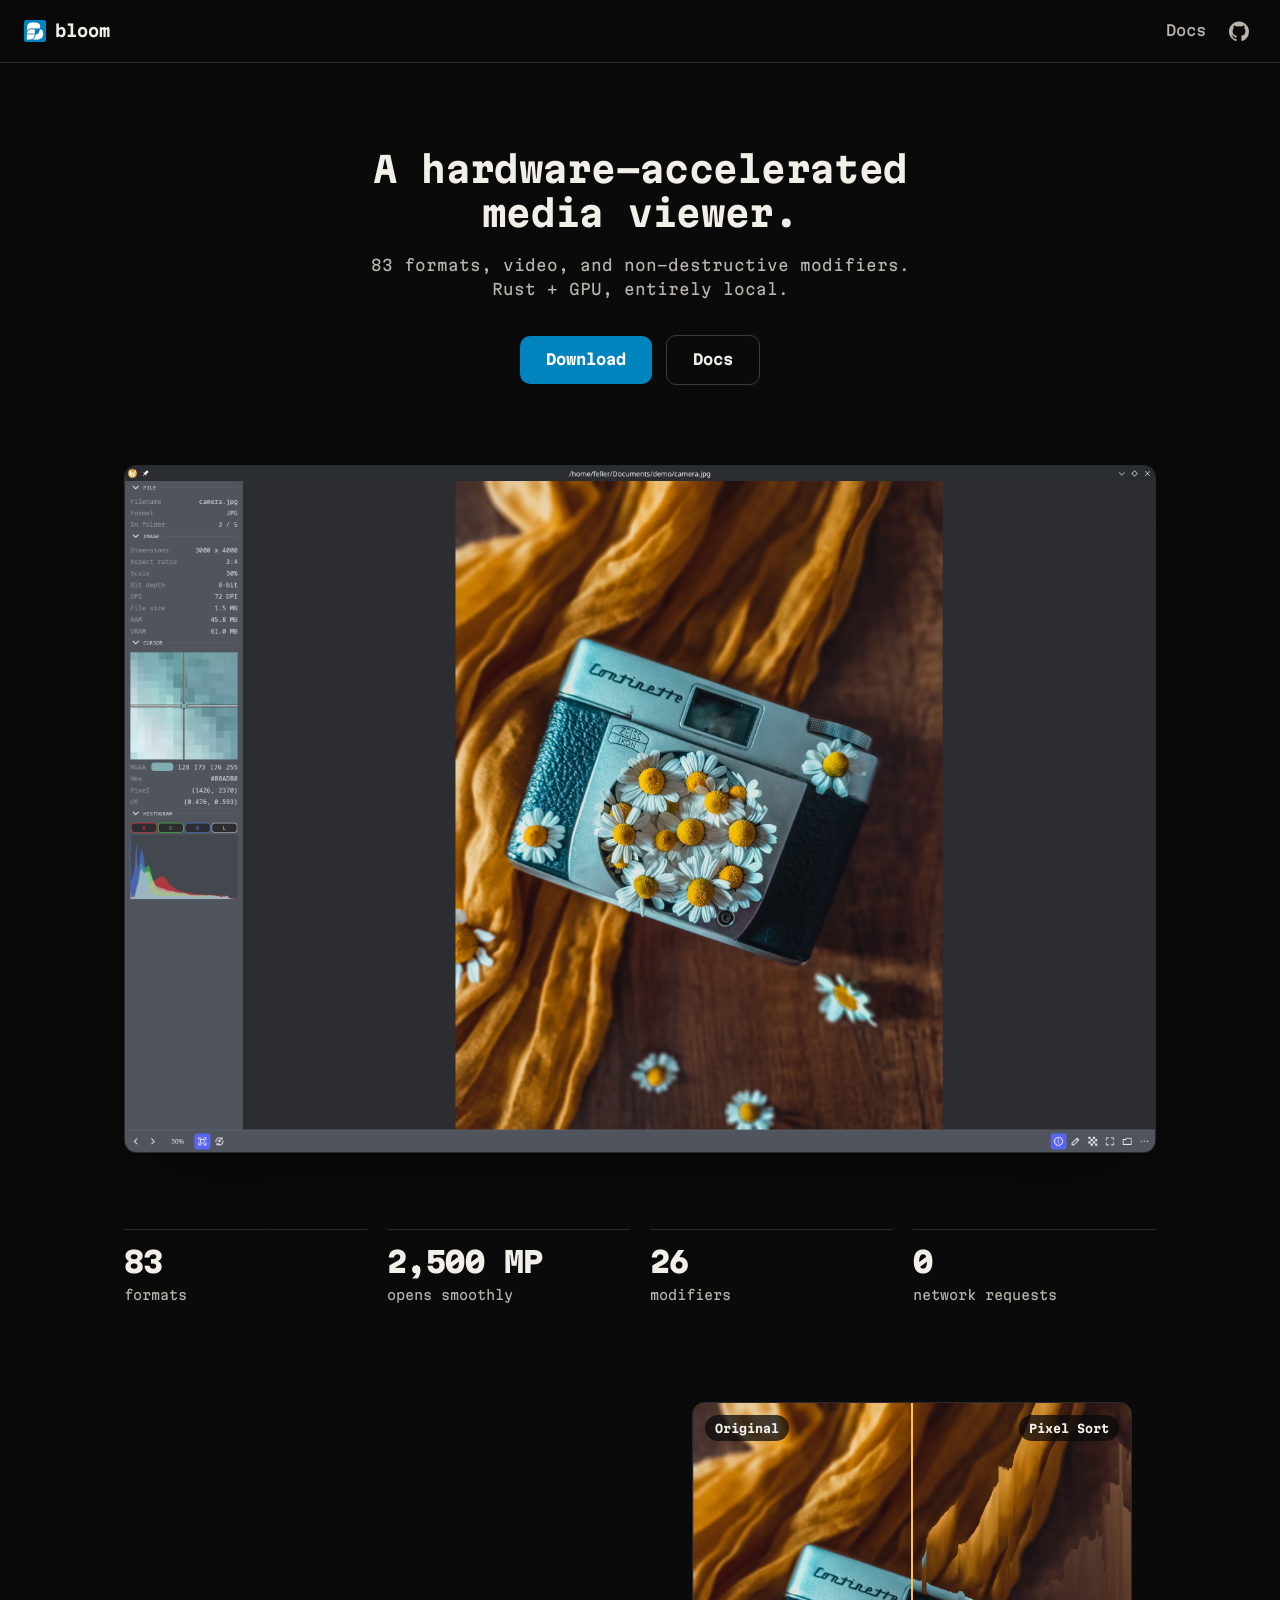
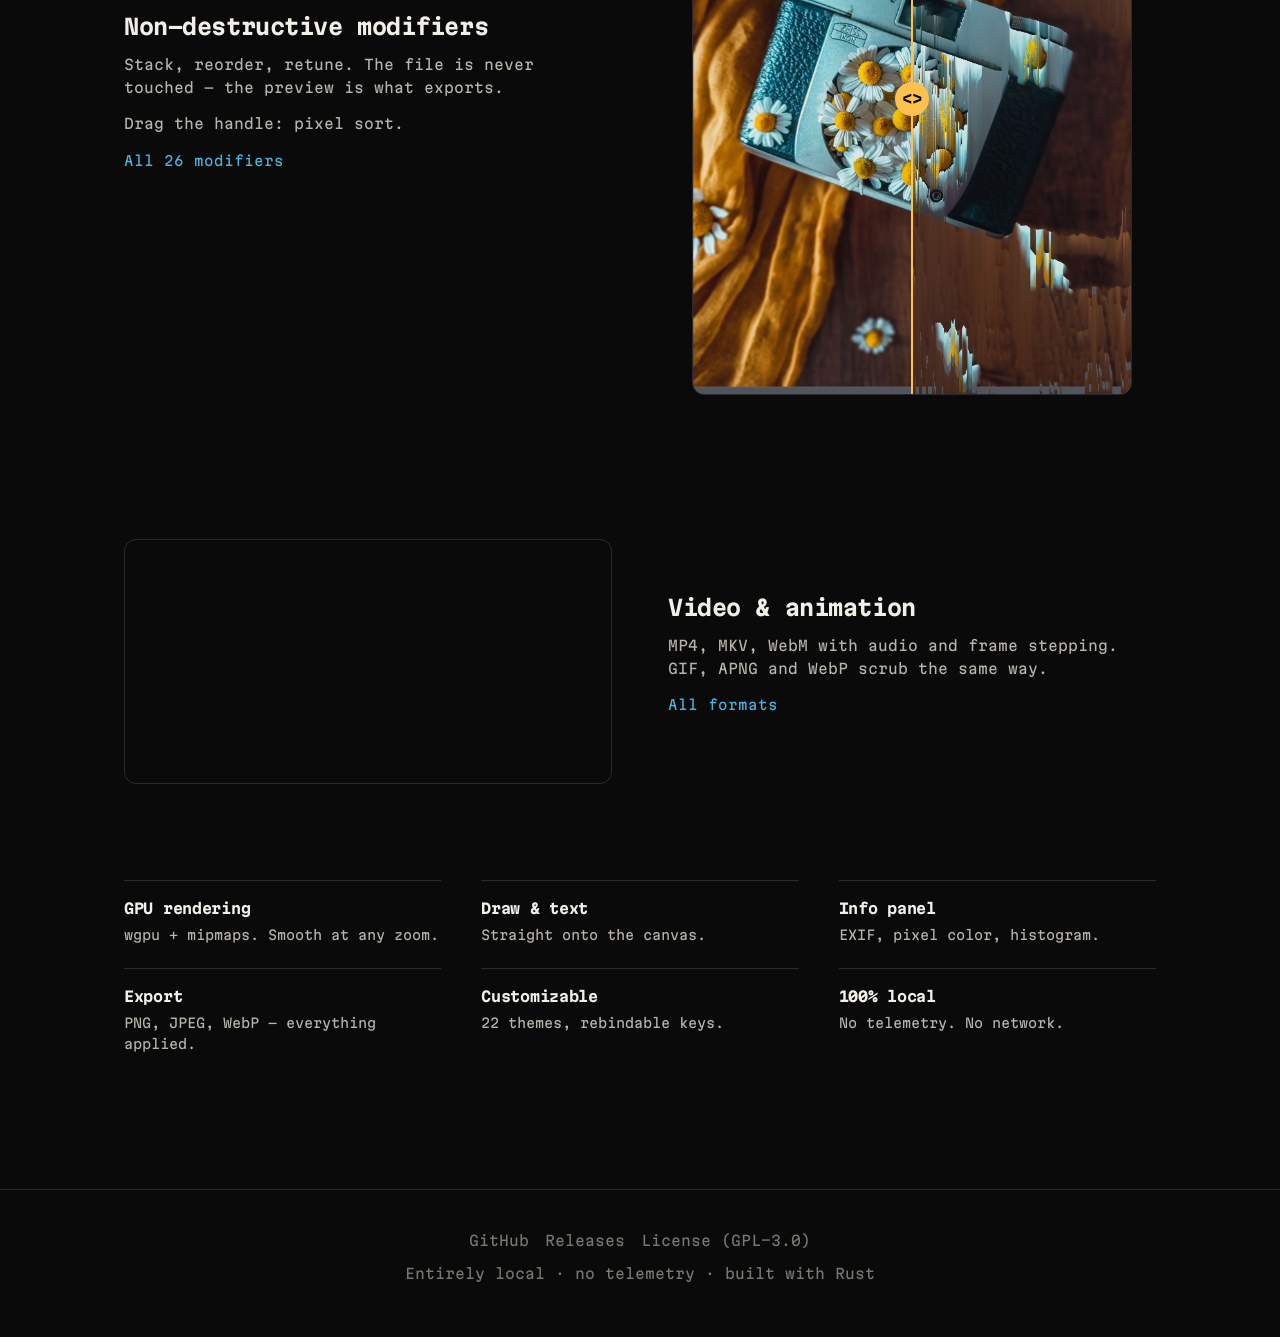
<file: docs/index.html>
<!DOCTYPE html>
<html lang="en">
<head>
<meta charset="UTF-8">
<meta name="viewport" content="width=device-width, initial-scale=1.0">
<title>bloom</title>
<meta name="description" content="bloom is a hardware-accelerated media viewer built with Rust. GPU rendering, 80+ formats, video, animation, draw and text tools, and non-destructive modifiers. Windows, macOS, Linux.">
<link rel="icon" type="image/png" href="img/bloom32.png">
<link rel="preconnect" href="https://fonts.googleapis.com">
<link rel="preconnect" href="https://fonts.gstatic.com" crossorigin>
<link href="https://fonts.googleapis.com/css2?family=Martian+Mono:wght@400;700;800&display=swap" rel="stylesheet">
<link rel="stylesheet" href="style.css">
<meta property="og:title" content="bloom: hardware-accelerated media viewer">
<meta property="og:description" content="GPU-rendered media viewer built with Rust.">
<meta property="og:image" content="demo/camera.png">
<meta property="og:type" content="website">
</head>
<body>

<nav class="nav">
  <a class="brand" href="index.html"><img src="img/bloom32.png" alt="">bloom</a>
  <span class="links">
    <a href="guide/index.html">Docs</a>
    <a class="iconlink" href="https://github.com/nnmarcoo/bloom" aria-label="GitHub"><svg viewBox="0 0 24 24" aria-hidden="true"><path d="M12 .5C5.37.5 0 5.87 0 12.5c0 5.3 3.44 9.8 8.21 11.39.6.11.82-.26.82-.58 0-.29-.01-1.04-.02-2.05-3.34.73-4.04-1.61-4.04-1.61-.55-1.39-1.34-1.76-1.34-1.76-1.09-.75.08-.73.08-.73 1.2.08 1.84 1.24 1.84 1.24 1.07 1.83 2.81 1.3 3.5.99.11-.78.42-1.3.76-1.6-2.67-.3-5.47-1.33-5.47-5.93 0-1.31.47-2.38 1.24-3.22-.12-.3-.54-1.52.12-3.18 0 0 1.01-.32 3.3 1.23a11.5 11.5 0 0 1 6 0c2.29-1.55 3.3-1.23 3.3-1.23.66 1.66.24 2.88.12 3.18.77.84 1.24 1.91 1.24 3.22 0 4.61-2.81 5.62-5.49 5.92.43.37.81 1.1.81 2.22 0 1.6-.01 2.9-.01 3.29 0 .32.22.7.82.58A12 12 0 0 0 24 12.5C24 5.87 18.63.5 12 .5Z"/></svg></a>
  </span>
</nav>

<div class="page">
  <header class="hero">
    <h1>A hardware-accelerated media&nbsp;viewer.</h1>
    <p class="tag">83 formats, video, and non-destructive modifiers. Rust&nbsp;+&nbsp;GPU, entirely local.</p>
    <div class="cta">
      <span class="download">
        <a class="btn btn-primary dl-main" href="https://github.com/nnmarcoo/bloom/releases">Download</a>
        <button class="dl-caret" aria-label="Other platforms" hidden></button>
        <div class="dl-menu" hidden></div>
      </span>
      <a class="btn btn-ghost" href="guide/index.html">Docs</a>
    </div>
  </header>

  <figure class="shot">
    <img src="demo/camera.png" alt="bloom viewing a photo, with the info panel showing EXIF data, pixel color, and a histogram">
  </figure>

  <section class="stats">
    <div class="stat"><a href="guide/formats.html"><span class="n">83</span><span class="l">formats</span></a></div>
    <div class="stat"><span class="n">2,500&nbsp;MP</span><span class="l">opens smoothly</span></div>
    <div class="stat"><a href="guide/modifiers.html"><span class="n">26</span><span class="l">modifiers</span></a></div>
    <div class="stat"><span class="n">0</span><span class="l">network requests</span></div>
  </section>

  <section class="section">
    <div class="copy">
      <h2>Non-destructive modifiers</h2>
      <p>Stack, reorder, retune. The file is never touched &mdash; the preview is what exports.</p>
      <p>Drag the handle: pixel sort.</p>
      <p class="more"><a href="guide/modifiers.html">All 26 modifiers</a></p>
    </div>
    <div class="compare">
      <img src="demo/sort-before.jpg" alt="Original photo of daisies on a vintage camera">
      <img class="over" src="demo/sort-after.jpg" alt="The same photo with bloom's pixel sort modifier applied" style="clip-path: inset(0 0 0 50%)">
      <div class="divider"><span class="knob">&lt;&gt;</span></div>
      <span class="tag-chip before">Original</span>
      <span class="tag-chip after">Pixel Sort</span>
      <input type="range" min="0" max="100" step="0.1" value="50" aria-label="Compare original and pixel-sorted image">
    </div>
  </section>

  <section class="section">
    <video src="demo/bird.mp4" autoplay loop muted playsinline></video>
    <div class="copy">
      <h2>Video &amp; animation</h2>
      <p>MP4, MKV, WebM with audio and frame stepping. GIF, APNG and WebP scrub the same way.</p>
      <p class="more"><a href="guide/formats.html">All formats</a></p>
    </div>
  </section>

  <section class="grid">
    <div class="cell"><h3>GPU rendering</h3><p>wgpu + mipmaps. Smooth at any zoom.</p></div>
    <div class="cell"><h3>Draw &amp; text</h3><p>Straight onto the canvas.</p></div>
    <div class="cell"><h3>Info panel</h3><p>EXIF, pixel color, histogram.</p></div>
    <div class="cell"><h3>Export</h3><p>PNG, JPEG, WebP &mdash; everything applied.</p></div>
    <div class="cell"><h3>Customizable</h3><p>22 themes, rebindable keys.</p></div>
    <div class="cell"><h3>100% local</h3><p>No telemetry. No network.</p></div>
  </section>
</div>

<footer>
  <div class="flinks">
    <a href="https://github.com/nnmarcoo/bloom">GitHub</a>
    <a href="https://github.com/nnmarcoo/bloom/releases">Releases</a>
    <a href="https://github.com/nnmarcoo/bloom/blob/main/LICENSE">License (GPL-3.0)</a>
  </div>
  <div>Entirely local &middot; no telemetry &middot; built with Rust</div>
</footer>

<script>
  /* before/after compare slider */
  const cmp = document.querySelector('.compare');
  const over = cmp.querySelector('.over');
  const divider = cmp.querySelector('.divider');
  cmp.querySelector('input[type="range"]').addEventListener('input', e => {
    const pct = e.target.value;
    over.style.clipPath = 'inset(0 0 0 ' + pct + '%)';
    divider.style.left = pct + '%';
  });

  /* smart download: resolves the latest release's assets per platform.
     matches by file extension so it survives asset renames, and falls
     back to the releases page until a non-prerelease exists. */
  const REPO = 'nnmarcoo/bloom';

  const PLATFORMS = [
    { label: 'Windows', rank: n => n.endsWith('.msi') ? 3 : n.endsWith('.exe') ? 2 : -1 },
    { label: 'macOS (Apple Silicon)', rank: n => n.endsWith('.dmg') ? 3 : n.endsWith('.pkg') ? 2 : n.endsWith('.app.tar.gz') ? 1 : -1 },
    { label: 'Linux', rank: n => n.endsWith('.appimage') ? 3 : n.endsWith('.deb') ? 2 : n.endsWith('.rpm') ? 1
                  : (n.endsWith('.tar.gz') && !n.endsWith('.app.tar.gz')) ? 0.5 : -1 },
  ];

  function bestAsset(assets, p) {
    let best = null, score = -1;
    for (const a of assets) {
      const n = a.name.toLowerCase();
      const r = p.rank(n);
      if (r < 0) continue;
      const full = !/minimal|heif/.test(n) ? 0.3 : 0;
      if (r + full > score) { score = r + full; best = a; }
    }
    return best;
  }

  function fmtSize(b) { return (b / 1048576).toFixed(1) + ' MB'; }

  fetch('https://api.github.com/repos/' + REPO + '/releases/latest', {
    headers: { Accept: 'application/vnd.github+json' }
  })
    .then(r => r.ok ? r.json() : Promise.reject(r.status))
    .then(rel => {
      const assets = rel.assets || [];
      const items = [];
      for (const p of PLATFORMS) {
        const a = bestAsset(assets, p);
        if (a) items.push({ label: 'Download for ' + p.label, url: a.browser_download_url, size: a.size });
      }
      if (!items.length) return;

      const main = document.querySelector('.dl-main');
      const caret = document.querySelector('.dl-caret');
      const menu = document.querySelector('.dl-menu');
      main.href = rel.html_url;

      menu.innerHTML = '';
      items.forEach(it => {
        const a = document.createElement('a');
        a.href = it.url;
        a.className = 'dl-item';
        a.innerHTML = '<span>' + it.label + '</span><span class="dl-size">' + fmtSize(it.size) + '</span>';
        menu.appendChild(a);
      });
      const all = document.createElement('a');
      all.href = rel.html_url;
      all.className = 'dl-item dl-all';
      all.textContent = 'All builds & checksums';
      menu.appendChild(all);

      caret.hidden = false;
      caret.addEventListener('click', e => { e.stopPropagation(); menu.hidden = !menu.hidden; });
      document.addEventListener('click', () => { menu.hidden = true; });
      menu.addEventListener('click', e => e.stopPropagation());
    })
    .catch(() => {});
</script>

</body>
</html>
</file>
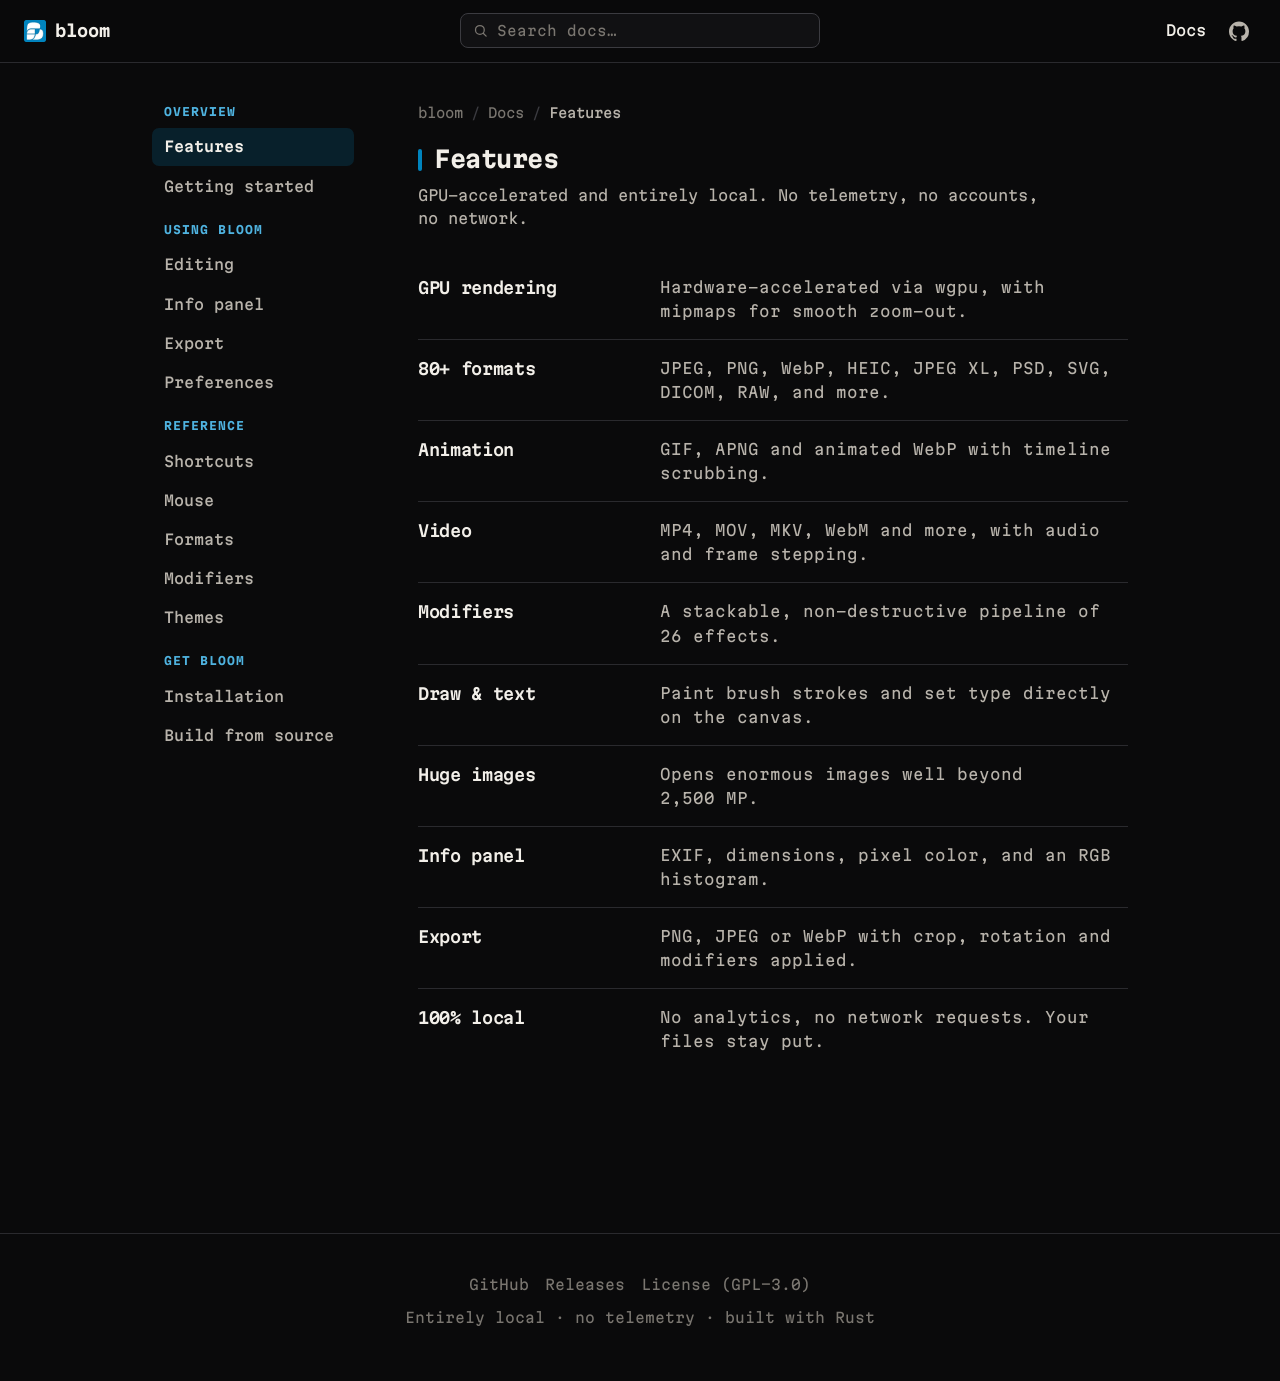
<file: docs/guide/index.html>
<!DOCTYPE html>
<html lang="en">
<head>
<meta charset="UTF-8">
<meta name="viewport" content="width=device-width, initial-scale=1.0">
<title>bloom / features</title>
<meta name="description" content="bloom features: GPU rendering, 80+ formats, video, animation, draw and text tools, and non-destructive modifiers.">
<link rel="icon" type="image/png" href="../img/bloom32.png">
<link rel="preconnect" href="https://fonts.googleapis.com">
<link rel="preconnect" href="https://fonts.gstatic.com" crossorigin>
<link href="https://fonts.googleapis.com/css2?family=Martian+Mono:wght@400;700;800&display=swap" rel="stylesheet">
<link rel="stylesheet" href="../style.css">
</head>
<body>

<nav class="nav">
  <a class="brand" href="../index.html"><img src="../img/bloom32.png" alt="">bloom</a>
  <form class="guide-search" role="search" autocomplete="off">
    <input type="search" class="guide-search-input" placeholder="Search docs…" aria-label="Search documentation">
    <div class="guide-search-results" hidden></div>
  </form>
  <span class="links">
    <a href="index.html" class="active">Docs</a>
    <a class="iconlink" href="https://github.com/nnmarcoo/bloom" aria-label="GitHub"><svg viewBox="0 0 24 24" aria-hidden="true"><path d="M12 .5C5.37.5 0 5.87 0 12.5c0 5.3 3.44 9.8 8.21 11.39.6.11.82-.26.82-.58 0-.29-.01-1.04-.02-2.05-3.34.73-4.04-1.61-4.04-1.61-.55-1.39-1.34-1.76-1.34-1.76-1.09-.75.08-.73.08-.73 1.2.08 1.84 1.24 1.84 1.24 1.07 1.83 2.81 1.3 3.5.99.11-.78.42-1.3.76-1.6-2.67-.3-5.47-1.33-5.47-5.93 0-1.31.47-2.38 1.24-3.22-.12-.3-.54-1.52.12-3.18 0 0 1.01-.32 3.3 1.23a11.5 11.5 0 0 1 6 0c2.29-1.55 3.3-1.23 3.3-1.23.66 1.66.24 2.88.12 3.18.77.84 1.24 1.91 1.24 3.22 0 4.61-2.81 5.62-5.49 5.92.43.37.81 1.1.81 2.22 0 1.6-.01 2.9-.01 3.29 0 .32.22.7.82.58A12 12 0 0 0 24 12.5C24 5.87 18.63.5 12 .5Z"/></svg></a>
  </span>
</nav>

<div class="docwrap">
  <aside class="sidebar">
    <span class="navlabel">Overview</span>
    <a href="index.html" class="active">Features</a>
    <a href="getting-started.html">Getting started</a>
    <span class="navlabel">Using bloom</span>
    <a href="editing.html">Editing</a>
    <a href="info-panel.html">Info panel</a>
    <a href="export.html">Export</a>
    <a href="preferences.html">Preferences</a>
    <span class="navlabel">Reference</span>
    <a href="shortcuts.html">Shortcuts</a>
    <a href="mouse.html">Mouse</a>
    <a href="formats.html">Formats</a>
    <a href="modifiers.html">Modifiers</a>
    <a href="themes.html">Themes</a>
    <span class="navlabel">Get bloom</span>
    <a href="install.html">Installation</a>
    <a href="build.html">Build from source</a>
  </aside>

  <div class="content">
    <nav class="crumbs" aria-label="Breadcrumb">
      <a href="../index.html">bloom</a>
      <span class="sep">/</span>
      <a href="index.html">Docs</a>
      <span class="sep">/</span>
      <span class="here">Features</span>
    </nav>
    <section class="docsection" id="features">
      <h2>Features</h2>
      <p class="lead">GPU-accelerated and entirely local. No telemetry, no accounts, no network.</p>
      <div class="features">
        <div class="feature"><h3>GPU rendering</h3><p>Hardware-accelerated via wgpu, with mipmaps for smooth zoom-out.</p></div>
        <div class="feature"><h3>80+ formats</h3><p>JPEG, PNG, WebP, HEIC, JPEG&nbsp;XL, PSD, SVG, DICOM, RAW, and more.</p></div>
        <div class="feature"><h3>Animation</h3><p>GIF, APNG and animated WebP with timeline scrubbing.</p></div>
        <div class="feature"><h3>Video</h3><p>MP4, MOV, MKV, WebM and more, with audio and frame stepping.</p></div>
        <div class="feature"><h3>Modifiers</h3><p>A stackable, non-destructive pipeline of 26 effects.</p></div>
        <div class="feature"><h3>Draw &amp; text</h3><p>Paint brush strokes and set type directly on the canvas.</p></div>
        <div class="feature"><h3>Huge images</h3><p>Opens enormous images well beyond 2,500&nbsp;MP.</p></div>
        <div class="feature"><h3>Info panel</h3><p>EXIF, dimensions, pixel color, and an RGB histogram.</p></div>
        <div class="feature"><h3>Export</h3><p>PNG, JPEG or WebP with crop, rotation and modifiers applied.</p></div>
        <div class="feature"><h3>100% local</h3><p>No analytics, no network requests. Your files stay put.</p></div>
      </div>
    </section>
  </div>
</div>

<footer>
  <div class="flinks">
    <a href="https://github.com/nnmarcoo/bloom">GitHub</a>
    <a href="https://github.com/nnmarcoo/bloom/releases">Releases</a>
    <a href="https://github.com/nnmarcoo/bloom/blob/main/LICENSE">License (GPL-3.0)</a>
  </div>
  <div>Entirely local &middot; no telemetry &middot; built with Rust</div>
</footer>

<script src="guide.js"></script>

</body>
</html>
</file>
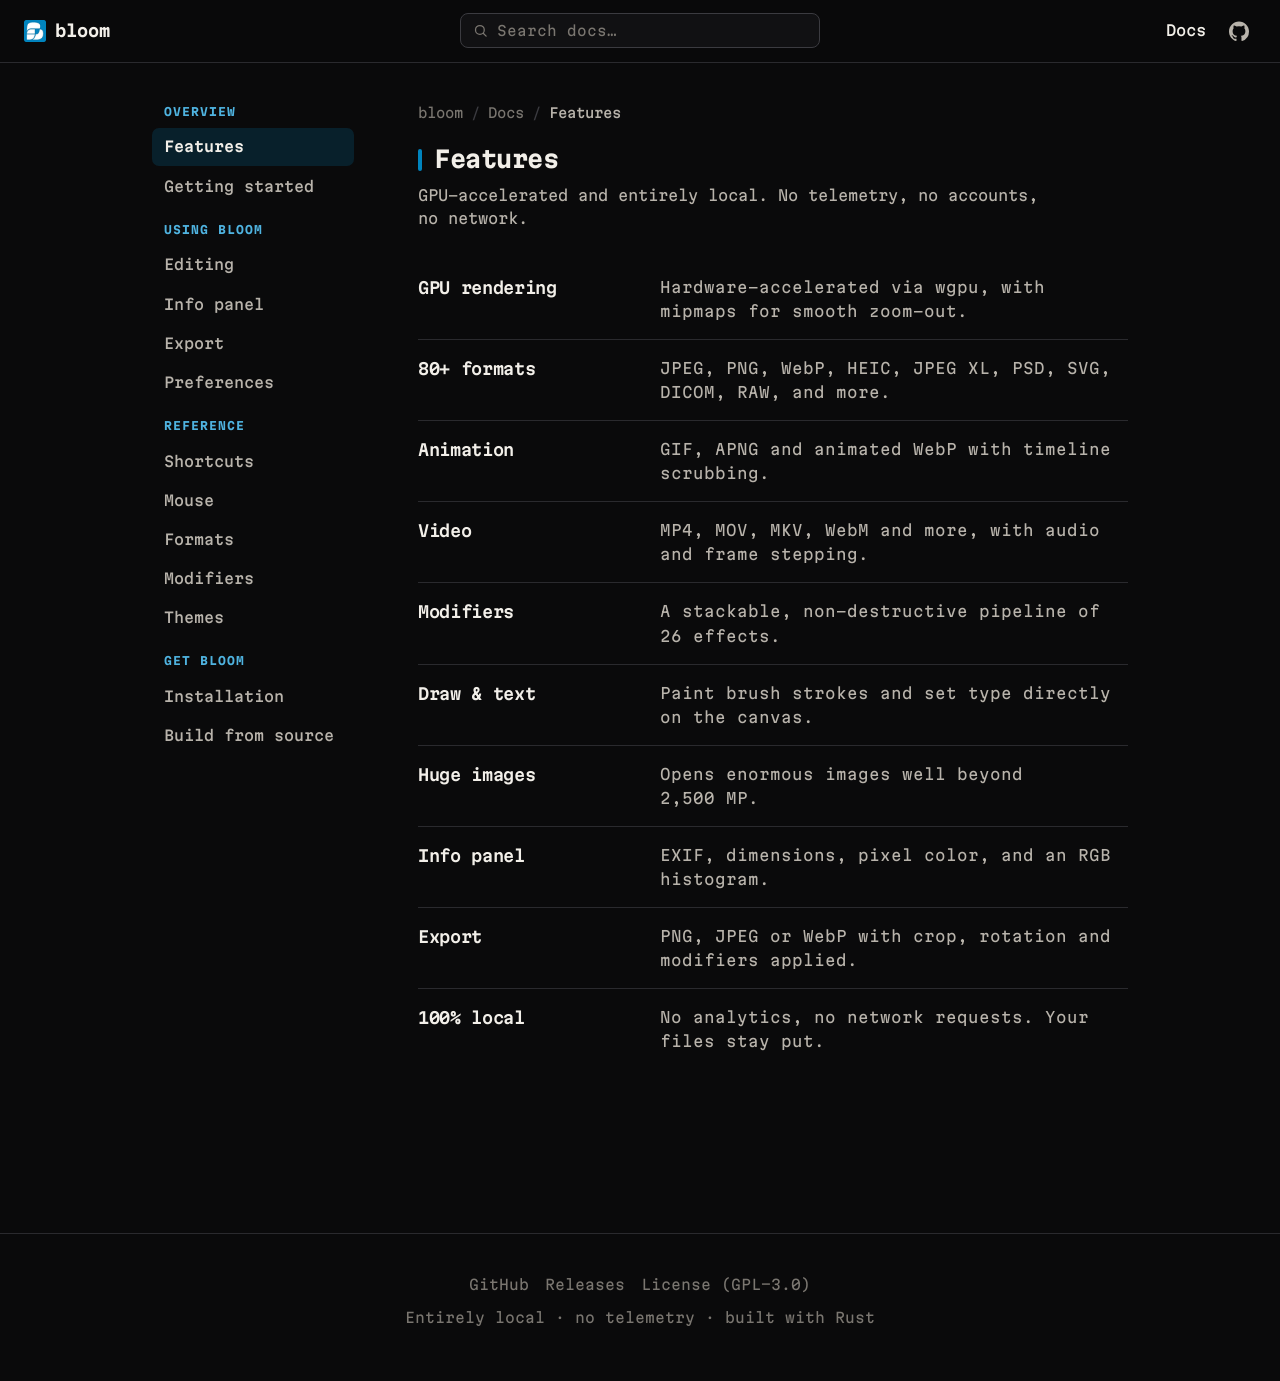
<file: docs/docs.html>
<!DOCTYPE html>
<html lang="en">
<head>
<meta charset="UTF-8">
<meta http-equiv="refresh" content="0; url=guide/index.html">
<link rel="canonical" href="guide/index.html">
<title>bloom / docs</title>
<script>
  /* the single docs page was split into per-topic pages under guide/.
     map the old in-page anchors to their new homes. */
  var map = {
    features: 'index.html', shortcuts: 'shortcuts.html', mouse: 'mouse.html',
    formats: 'formats.html', modifiers: 'modifiers.html', themes: 'themes.html',
    install: 'install.html', build: 'build.html'
  };
  var target = map[location.hash.slice(1)] || 'index.html';
  location.replace('guide/' + target);
</script>
</head>
<body>
<p>The docs have moved. <a href="guide/index.html">Continue to the documentation</a>.</p>
</body>
</html>
</file>
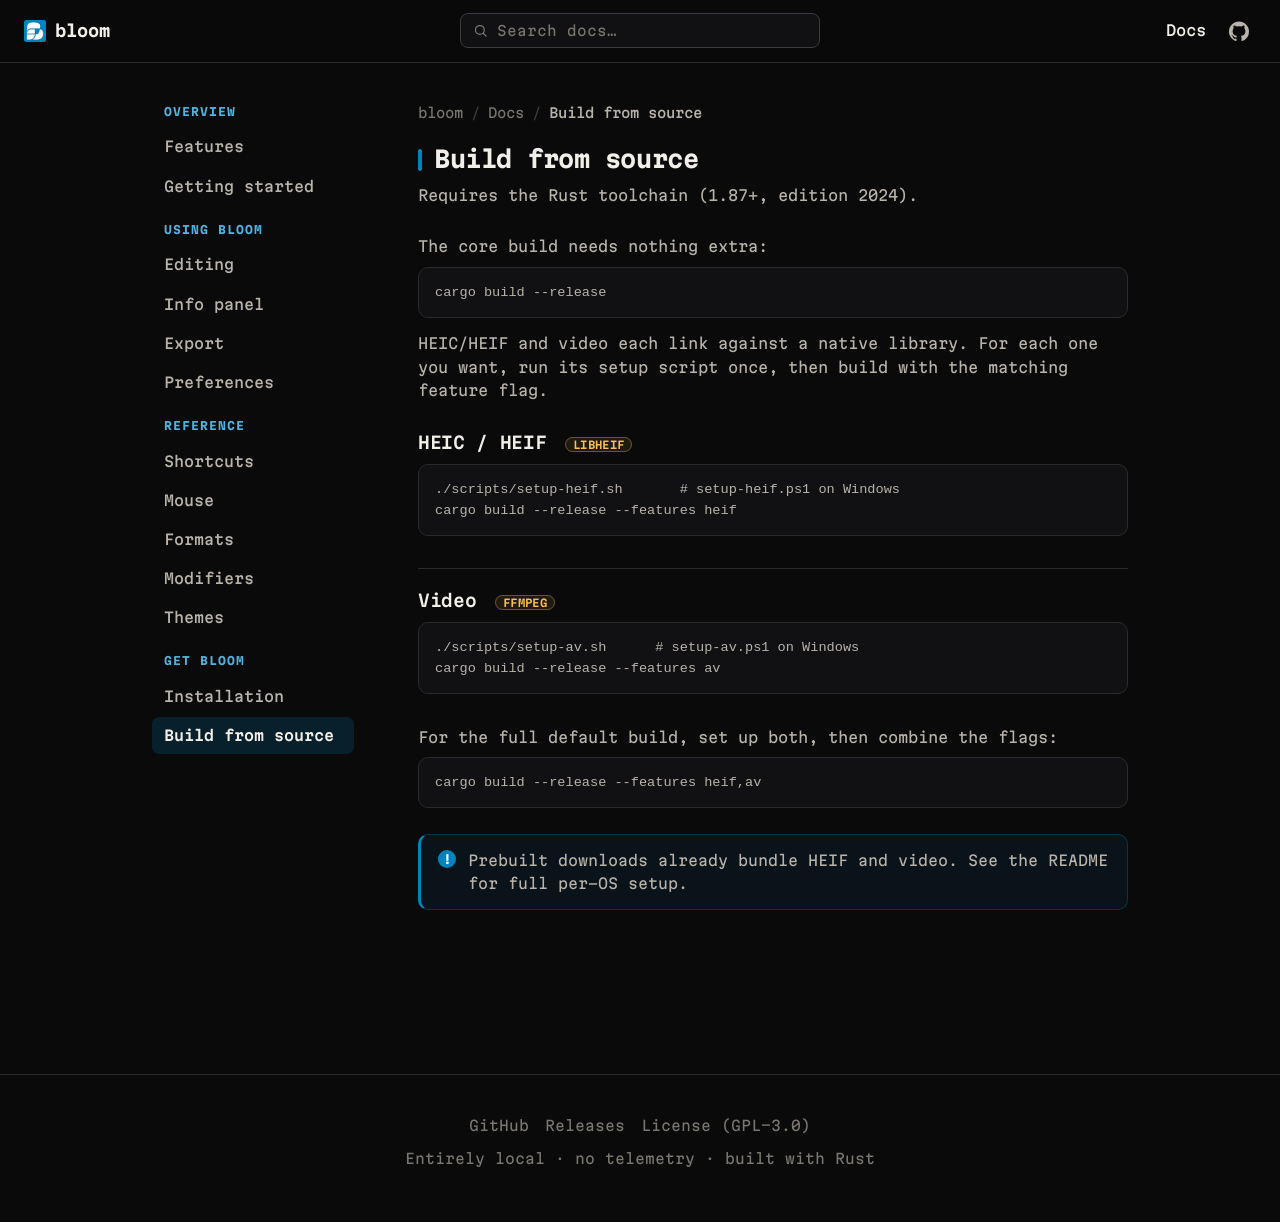
<file: docs/guide/build.html>
<!DOCTYPE html>
<html lang="en">
<head>
<meta charset="UTF-8">
<meta name="viewport" content="width=device-width, initial-scale=1.0">
<title>bloom / build from source</title>
<meta name="description" content="Build bloom from source with Cargo, including the HEIF and video feature flags.">
<link rel="icon" type="image/png" href="../img/bloom32.png">
<link rel="preconnect" href="https://fonts.googleapis.com">
<link rel="preconnect" href="https://fonts.gstatic.com" crossorigin>
<link href="https://fonts.googleapis.com/css2?family=Martian+Mono:wght@400;700;800&display=swap" rel="stylesheet">
<link rel="stylesheet" href="../style.css">
</head>
<body>

<nav class="nav">
  <a class="brand" href="../index.html"><img src="../img/bloom32.png" alt="">bloom</a>
  <form class="guide-search" role="search" autocomplete="off">
    <input type="search" class="guide-search-input" placeholder="Search docs…" aria-label="Search documentation">
    <div class="guide-search-results" hidden></div>
  </form>
  <span class="links">
    <a href="index.html" class="active">Docs</a>
    <a class="iconlink" href="https://github.com/nnmarcoo/bloom" aria-label="GitHub"><svg viewBox="0 0 24 24" aria-hidden="true"><path d="M12 .5C5.37.5 0 5.87 0 12.5c0 5.3 3.44 9.8 8.21 11.39.6.11.82-.26.82-.58 0-.29-.01-1.04-.02-2.05-3.34.73-4.04-1.61-4.04-1.61-.55-1.39-1.34-1.76-1.34-1.76-1.09-.75.08-.73.08-.73 1.2.08 1.84 1.24 1.84 1.24 1.07 1.83 2.81 1.3 3.5.99.11-.78.42-1.3.76-1.6-2.67-.3-5.47-1.33-5.47-5.93 0-1.31.47-2.38 1.24-3.22-.12-.3-.54-1.52.12-3.18 0 0 1.01-.32 3.3 1.23a11.5 11.5 0 0 1 6 0c2.29-1.55 3.3-1.23 3.3-1.23.66 1.66.24 2.88.12 3.18.77.84 1.24 1.91 1.24 3.22 0 4.61-2.81 5.62-5.49 5.92.43.37.81 1.1.81 2.22 0 1.6-.01 2.9-.01 3.29 0 .32.22.7.82.58A12 12 0 0 0 24 12.5C24 5.87 18.63.5 12 .5Z"/></svg></a>
  </span>
</nav>

<div class="docwrap">
  <aside class="sidebar">
    <span class="navlabel">Overview</span>
    <a href="index.html">Features</a>
    <a href="getting-started.html">Getting started</a>
    <span class="navlabel">Using bloom</span>
    <a href="editing.html">Editing</a>
    <a href="info-panel.html">Info panel</a>
    <a href="export.html">Export</a>
    <a href="preferences.html">Preferences</a>
    <span class="navlabel">Reference</span>
    <a href="shortcuts.html">Shortcuts</a>
    <a href="mouse.html">Mouse</a>
    <a href="formats.html">Formats</a>
    <a href="modifiers.html">Modifiers</a>
    <a href="themes.html">Themes</a>
    <span class="navlabel">Get bloom</span>
    <a href="install.html">Installation</a>
    <a href="build.html" class="active">Build from source</a>
  </aside>

  <div class="content">
    <nav class="crumbs" aria-label="Breadcrumb">
      <a href="../index.html">bloom</a>
      <span class="sep">/</span>
      <a href="index.html">Docs</a>
      <span class="sep">/</span>
      <span class="here">Build from source</span>
    </nav>
    <section class="docsection" id="build">
      <h2>Build from source</h2>
      <p class="lead">Requires the Rust toolchain (1.87+, edition 2024).</p>

      <p class="buildnote">The core build needs nothing extra:</p>
      <pre class="codeblock">cargo build --release</pre>

      <p class="buildnote">HEIC/HEIF and video each link against a native library. For each one you want, run its setup script once, then build with the matching feature flag.</p>
      <div class="install">
        <div class="os">
          <h3>HEIC / HEIF <span class="fmt-tag">libheif</span></h3>
          <pre class="codeblock">./scripts/setup-heif.sh       # setup-heif.ps1 on Windows
cargo build --release --features heif</pre>
        </div>
        <div class="os">
          <h3>Video <span class="fmt-tag">FFmpeg</span></h3>
          <pre class="codeblock">./scripts/setup-av.sh      # setup-av.ps1 on Windows
cargo build --release --features av</pre>
        </div>
      </div>

      <p class="buildnote">For the full default build, set up both, then combine the flags:</p>
      <pre class="codeblock">cargo build --release --features heif,av</pre>

      <div class="infonote">
        <span class="infonote-icon" aria-hidden="true">!</span>
        <p>Prebuilt downloads already bundle HEIF and video. See the README for full per-OS setup.</p>
      </div>
    </section>
  </div>
</div>

<footer>
  <div class="flinks">
    <a href="https://github.com/nnmarcoo/bloom">GitHub</a>
    <a href="https://github.com/nnmarcoo/bloom/releases">Releases</a>
    <a href="https://github.com/nnmarcoo/bloom/blob/main/LICENSE">License (GPL-3.0)</a>
  </div>
  <div>Entirely local &middot; no telemetry &middot; built with Rust</div>
</footer>

<script src="guide.js"></script>

</body>
</html>
</file>
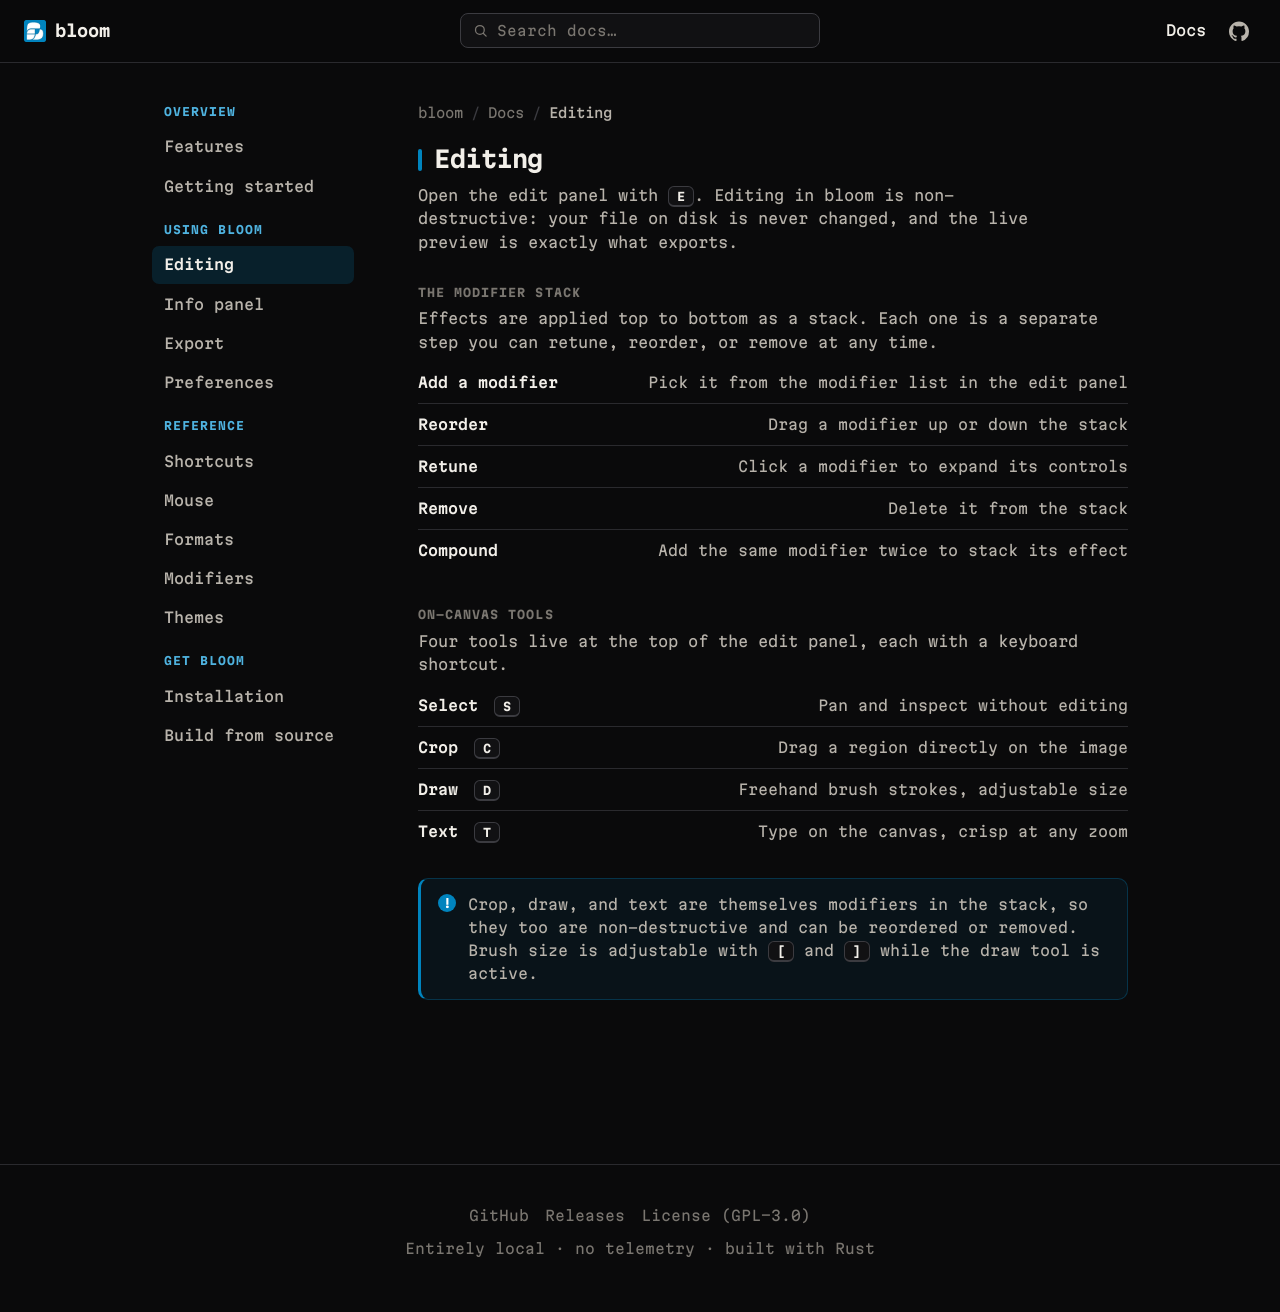
<file: docs/guide/editing.html>
<!DOCTYPE html>
<html lang="en">
<head>
<meta charset="UTF-8">
<meta name="viewport" content="width=device-width, initial-scale=1.0">
<title>bloom / editing</title>
<meta name="description" content="Editing in bloom: the non-destructive modifier stack, the edit panel, and the crop, draw and text tools.">
<link rel="icon" type="image/png" href="../img/bloom32.png">
<link rel="preconnect" href="https://fonts.googleapis.com">
<link rel="preconnect" href="https://fonts.gstatic.com" crossorigin>
<link href="https://fonts.googleapis.com/css2?family=Martian+Mono:wght@400;700;800&display=swap" rel="stylesheet">
<link rel="stylesheet" href="../style.css">
</head>
<body>

<nav class="nav">
  <a class="brand" href="../index.html"><img src="../img/bloom32.png" alt="">bloom</a>
  <form class="guide-search" role="search" autocomplete="off">
    <input type="search" class="guide-search-input" placeholder="Search docs…" aria-label="Search documentation">
    <div class="guide-search-results" hidden></div>
  </form>
  <span class="links">
    <a href="index.html" class="active">Docs</a>
    <a class="iconlink" href="https://github.com/nnmarcoo/bloom" aria-label="GitHub"><svg viewBox="0 0 24 24" aria-hidden="true"><path d="M12 .5C5.37.5 0 5.87 0 12.5c0 5.3 3.44 9.8 8.21 11.39.6.11.82-.26.82-.58 0-.29-.01-1.04-.02-2.05-3.34.73-4.04-1.61-4.04-1.61-.55-1.39-1.34-1.76-1.34-1.76-1.09-.75.08-.73.08-.73 1.2.08 1.84 1.24 1.84 1.24 1.07 1.83 2.81 1.3 3.5.99.11-.78.42-1.3.76-1.6-2.67-.3-5.47-1.33-5.47-5.93 0-1.31.47-2.38 1.24-3.22-.12-.3-.54-1.52.12-3.18 0 0 1.01-.32 3.3 1.23a11.5 11.5 0 0 1 6 0c2.29-1.55 3.3-1.23 3.3-1.23.66 1.66.24 2.88.12 3.18.77.84 1.24 1.91 1.24 3.22 0 4.61-2.81 5.62-5.49 5.92.43.37.81 1.1.81 2.22 0 1.6-.01 2.9-.01 3.29 0 .32.22.7.82.58A12 12 0 0 0 24 12.5C24 5.87 18.63.5 12 .5Z"/></svg></a>
  </span>
</nav>

<div class="docwrap">
  <aside class="sidebar">
    <span class="navlabel">Overview</span>
    <a href="index.html">Features</a>
    <a href="getting-started.html">Getting started</a>
    <span class="navlabel">Using bloom</span>
    <a href="editing.html" class="active">Editing</a>
    <a href="info-panel.html">Info panel</a>
    <a href="export.html">Export</a>
    <a href="preferences.html">Preferences</a>
    <span class="navlabel">Reference</span>
    <a href="shortcuts.html">Shortcuts</a>
    <a href="mouse.html">Mouse</a>
    <a href="formats.html">Formats</a>
    <a href="modifiers.html">Modifiers</a>
    <a href="themes.html">Themes</a>
    <span class="navlabel">Get bloom</span>
    <a href="install.html">Installation</a>
    <a href="build.html">Build from source</a>
  </aside>

  <div class="content">
    <nav class="crumbs" aria-label="Breadcrumb">
      <a href="../index.html">bloom</a>
      <span class="sep">/</span>
      <a href="index.html">Docs</a>
      <span class="sep">/</span>
      <span class="here">Editing</span>
    </nav>
    <section class="docsection" id="editing">
      <h2>Editing</h2>
      <p class="lead">Open the edit panel with <kbd>E</kbd>. Editing in bloom is non-destructive: your file on disk is never changed, and the live preview is exactly what exports.</p>

      <div class="keygroup" style="margin-bottom: 34px;">
        <h3>The modifier stack</h3>
        <p class="buildnote">Effects are applied top to bottom as a stack. Each one is a separate step you can retune, reorder, or remove at any time.</p>
        <dl class="deflist">
          <div class="defrow"><dt>Add a modifier</dt><dd>Pick it from the modifier list in the edit panel</dd></div>
          <div class="defrow"><dt>Reorder</dt><dd>Drag a modifier up or down the stack</dd></div>
          <div class="defrow"><dt>Retune</dt><dd>Click a modifier to expand its controls</dd></div>
          <div class="defrow"><dt>Remove</dt><dd>Delete it from the stack</dd></div>
          <div class="defrow"><dt>Compound</dt><dd>Add the same modifier twice to stack its effect</dd></div>
        </dl>
      </div>

      <div class="keygroup">
        <h3>On-canvas tools</h3>
        <p class="buildnote">Four tools live at the top of the edit panel, each with a keyboard shortcut.</p>
        <dl class="deflist">
          <div class="defrow"><dt>Select <kbd>S</kbd></dt><dd>Pan and inspect without editing</dd></div>
          <div class="defrow"><dt>Crop <kbd>C</kbd></dt><dd>Drag a region directly on the image</dd></div>
          <div class="defrow"><dt>Draw <kbd>D</kbd></dt><dd>Freehand brush strokes, adjustable size</dd></div>
          <div class="defrow"><dt>Text <kbd>T</kbd></dt><dd>Type on the canvas, crisp at any zoom</dd></div>
        </dl>
      </div>

      <div class="infonote">
        <span class="infonote-icon" aria-hidden="true">!</span>
        <p>Crop, draw, and text are themselves modifiers in the stack, so they too are non-destructive and can be reordered or removed. Brush size is adjustable with <kbd>[</kbd> and <kbd>]</kbd> while the draw tool is active.</p>
      </div>
    </section>
  </div>
</div>

<footer>
  <div class="flinks">
    <a href="https://github.com/nnmarcoo/bloom">GitHub</a>
    <a href="https://github.com/nnmarcoo/bloom/releases">Releases</a>
    <a href="https://github.com/nnmarcoo/bloom/blob/main/LICENSE">License (GPL-3.0)</a>
  </div>
  <div>Entirely local &middot; no telemetry &middot; built with Rust</div>
</footer>

<script src="guide.js"></script>

</body>
</html>
</file>
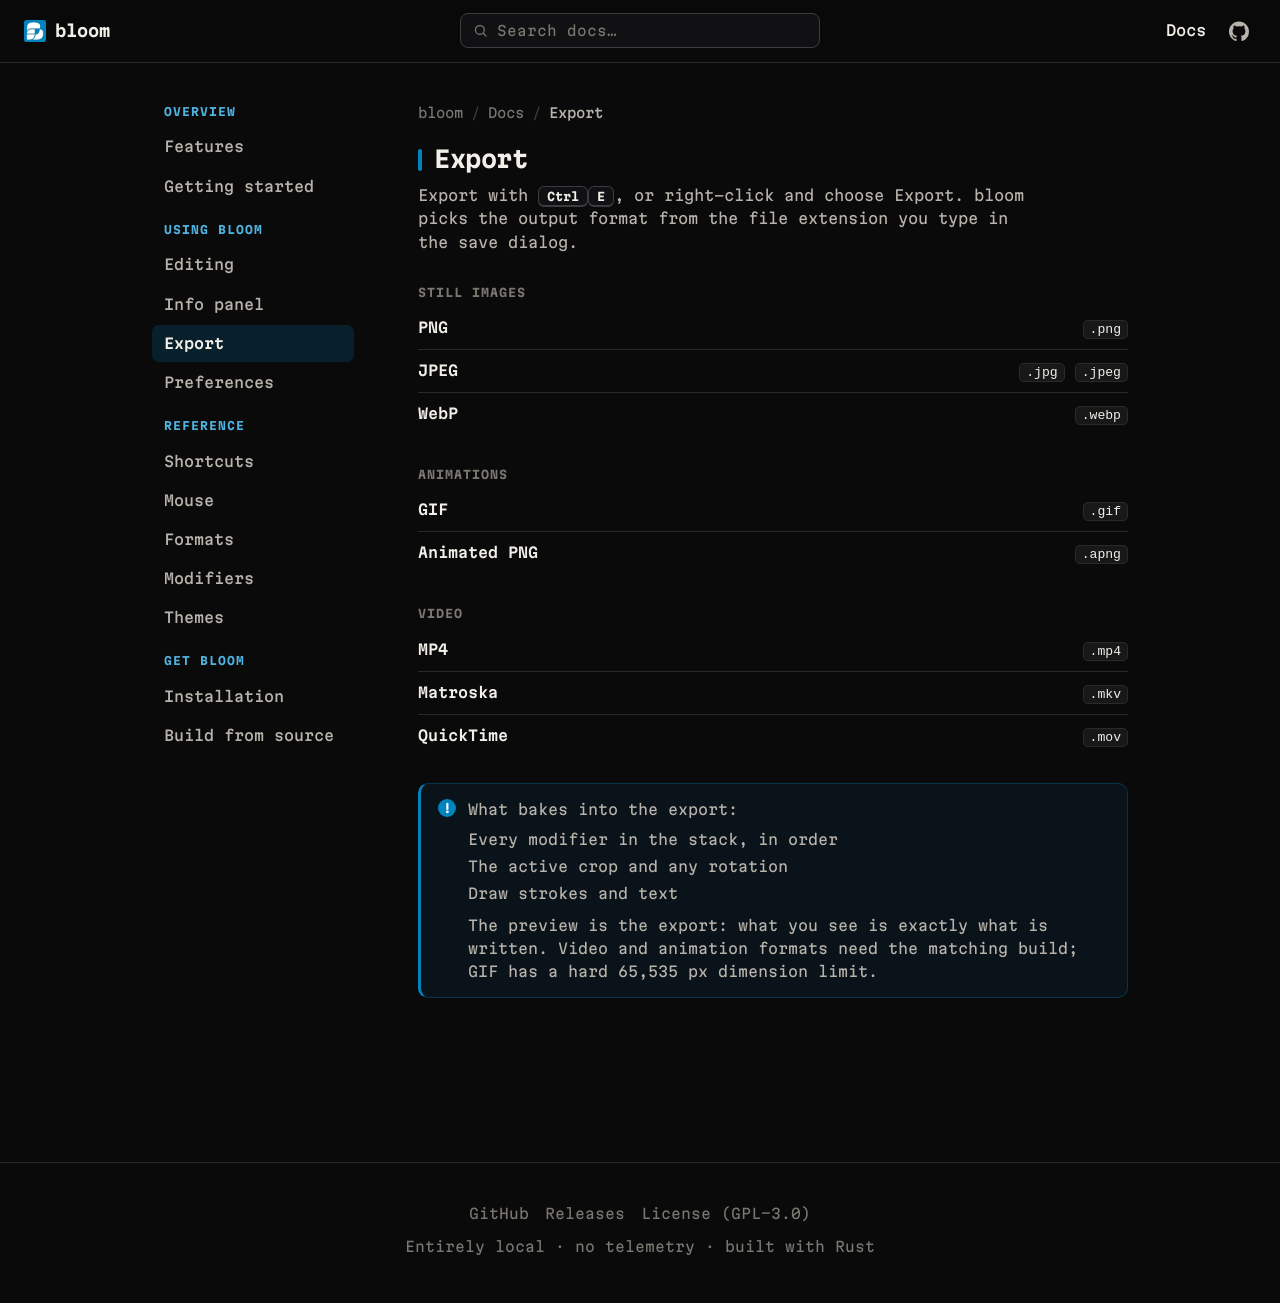
<file: docs/guide/export.html>
<!DOCTYPE html>
<html lang="en">
<head>
<meta charset="UTF-8">
<meta name="viewport" content="width=device-width, initial-scale=1.0">
<title>bloom / export</title>
<meta name="description" content="Export from bloom: image and video formats, what bakes into the output, and format limits.">
<link rel="icon" type="image/png" href="../img/bloom32.png">
<link rel="preconnect" href="https://fonts.googleapis.com">
<link rel="preconnect" href="https://fonts.gstatic.com" crossorigin>
<link href="https://fonts.googleapis.com/css2?family=Martian+Mono:wght@400;700;800&display=swap" rel="stylesheet">
<link rel="stylesheet" href="../style.css">
</head>
<body>

<nav class="nav">
  <a class="brand" href="../index.html"><img src="../img/bloom32.png" alt="">bloom</a>
  <form class="guide-search" role="search" autocomplete="off">
    <input type="search" class="guide-search-input" placeholder="Search docs…" aria-label="Search documentation">
    <div class="guide-search-results" hidden></div>
  </form>
  <span class="links">
    <a href="index.html" class="active">Docs</a>
    <a class="iconlink" href="https://github.com/nnmarcoo/bloom" aria-label="GitHub"><svg viewBox="0 0 24 24" aria-hidden="true"><path d="M12 .5C5.37.5 0 5.87 0 12.5c0 5.3 3.44 9.8 8.21 11.39.6.11.82-.26.82-.58 0-.29-.01-1.04-.02-2.05-3.34.73-4.04-1.61-4.04-1.61-.55-1.39-1.34-1.76-1.34-1.76-1.09-.75.08-.73.08-.73 1.2.08 1.84 1.24 1.84 1.24 1.07 1.83 2.81 1.3 3.5.99.11-.78.42-1.3.76-1.6-2.67-.3-5.47-1.33-5.47-5.93 0-1.31.47-2.38 1.24-3.22-.12-.3-.54-1.52.12-3.18 0 0 1.01-.32 3.3 1.23a11.5 11.5 0 0 1 6 0c2.29-1.55 3.3-1.23 3.3-1.23.66 1.66.24 2.88.12 3.18.77.84 1.24 1.91 1.24 3.22 0 4.61-2.81 5.62-5.49 5.92.43.37.81 1.1.81 2.22 0 1.6-.01 2.9-.01 3.29 0 .32.22.7.82.58A12 12 0 0 0 24 12.5C24 5.87 18.63.5 12 .5Z"/></svg></a>
  </span>
</nav>

<div class="docwrap">
  <aside class="sidebar">
    <span class="navlabel">Overview</span>
    <a href="index.html">Features</a>
    <a href="getting-started.html">Getting started</a>
    <span class="navlabel">Using bloom</span>
    <a href="editing.html">Editing</a>
    <a href="info-panel.html">Info panel</a>
    <a href="export.html" class="active">Export</a>
    <a href="preferences.html">Preferences</a>
    <span class="navlabel">Reference</span>
    <a href="shortcuts.html">Shortcuts</a>
    <a href="mouse.html">Mouse</a>
    <a href="formats.html">Formats</a>
    <a href="modifiers.html">Modifiers</a>
    <a href="themes.html">Themes</a>
    <span class="navlabel">Get bloom</span>
    <a href="install.html">Installation</a>
    <a href="build.html">Build from source</a>
  </aside>

  <div class="content">
    <nav class="crumbs" aria-label="Breadcrumb">
      <a href="../index.html">bloom</a>
      <span class="sep">/</span>
      <a href="index.html">Docs</a>
      <span class="sep">/</span>
      <span class="here">Export</span>
    </nav>
    <section class="docsection" id="export">
      <h2>Export</h2>
      <p class="lead">Export with <kbd>Ctrl</kbd><kbd>E</kbd>, or right-click and choose Export. bloom picks the output format from the file extension you type in the save dialog.</p>

      <div class="keygroup" style="margin-bottom: 30px;">
        <h3>Still images</h3>
        <dl class="deflist">
          <div class="defrow"><dt>PNG</dt><dd><code>.png</code></dd></div>
          <div class="defrow"><dt>JPEG</dt><dd><code>.jpg</code> <code>.jpeg</code></dd></div>
          <div class="defrow"><dt>WebP</dt><dd><code>.webp</code></dd></div>
        </dl>
      </div>

      <div class="keygroup" style="margin-bottom: 30px;">
        <h3>Animations</h3>
        <dl class="deflist">
          <div class="defrow"><dt>GIF</dt><dd><code>.gif</code></dd></div>
          <div class="defrow"><dt>Animated PNG</dt><dd><code>.apng</code></dd></div>
        </dl>
      </div>

      <div class="keygroup">
        <h3>Video</h3>
        <dl class="deflist">
          <div class="defrow"><dt>MP4</dt><dd><code>.mp4</code></dd></div>
          <div class="defrow"><dt>Matroska</dt><dd><code>.mkv</code></dd></div>
          <div class="defrow"><dt>QuickTime</dt><dd><code>.mov</code></dd></div>
        </dl>
      </div>

      <div class="infonote">
        <span class="infonote-icon" aria-hidden="true">!</span>
        <div>
          <p>What bakes into the export:</p>
          <ul class="infonote-list">
            <li>Every modifier in the stack, in order</li>
            <li>The active crop and any rotation</li>
            <li>Draw strokes and text</li>
          </ul>
          <p style="margin-top: 9px;">The preview is the export: what you see is exactly what is written. Video and animation formats need the matching build; GIF has a hard 65,535&nbsp;px dimension limit.</p>
        </div>
      </div>
    </section>
  </div>
</div>

<footer>
  <div class="flinks">
    <a href="https://github.com/nnmarcoo/bloom">GitHub</a>
    <a href="https://github.com/nnmarcoo/bloom/releases">Releases</a>
    <a href="https://github.com/nnmarcoo/bloom/blob/main/LICENSE">License (GPL-3.0)</a>
  </div>
  <div>Entirely local &middot; no telemetry &middot; built with Rust</div>
</footer>

<script src="guide.js"></script>

</body>
</html>
</file>
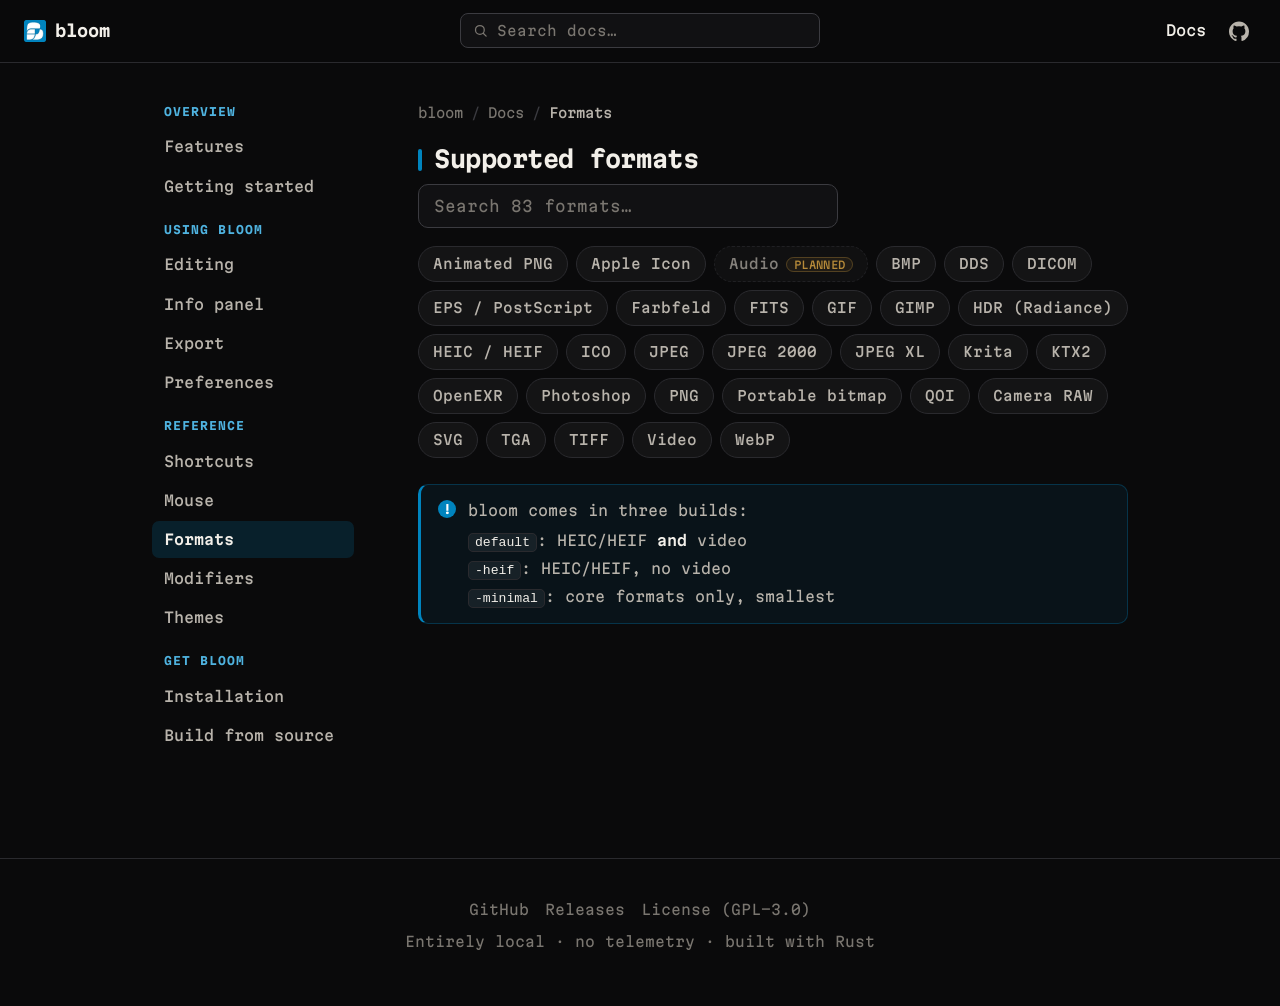
<file: docs/guide/formats.html>
<!DOCTYPE html>
<html lang="en">
<head>
<meta charset="UTF-8">
<meta name="viewport" content="width=device-width, initial-scale=1.0">
<title>bloom / supported formats</title>
<meta name="description" content="The 80+ image, animation and video formats bloom can open, and the three build variants.">
<link rel="icon" type="image/png" href="../img/bloom32.png">
<link rel="preconnect" href="https://fonts.googleapis.com">
<link rel="preconnect" href="https://fonts.gstatic.com" crossorigin>
<link href="https://fonts.googleapis.com/css2?family=Martian+Mono:wght@400;700;800&display=swap" rel="stylesheet">
<link rel="stylesheet" href="../style.css">
</head>
<body>

<nav class="nav">
  <a class="brand" href="../index.html"><img src="../img/bloom32.png" alt="">bloom</a>
  <form class="guide-search" role="search" autocomplete="off">
    <input type="search" class="guide-search-input" placeholder="Search docs…" aria-label="Search documentation">
    <div class="guide-search-results" hidden></div>
  </form>
  <span class="links">
    <a href="index.html" class="active">Docs</a>
    <a class="iconlink" href="https://github.com/nnmarcoo/bloom" aria-label="GitHub"><svg viewBox="0 0 24 24" aria-hidden="true"><path d="M12 .5C5.37.5 0 5.87 0 12.5c0 5.3 3.44 9.8 8.21 11.39.6.11.82-.26.82-.58 0-.29-.01-1.04-.02-2.05-3.34.73-4.04-1.61-4.04-1.61-.55-1.39-1.34-1.76-1.34-1.76-1.09-.75.08-.73.08-.73 1.2.08 1.84 1.24 1.84 1.24 1.07 1.83 2.81 1.3 3.5.99.11-.78.42-1.3.76-1.6-2.67-.3-5.47-1.33-5.47-5.93 0-1.31.47-2.38 1.24-3.22-.12-.3-.54-1.52.12-3.18 0 0 1.01-.32 3.3 1.23a11.5 11.5 0 0 1 6 0c2.29-1.55 3.3-1.23 3.3-1.23.66 1.66.24 2.88.12 3.18.77.84 1.24 1.91 1.24 3.22 0 4.61-2.81 5.62-5.49 5.92.43.37.81 1.1.81 2.22 0 1.6-.01 2.9-.01 3.29 0 .32.22.7.82.58A12 12 0 0 0 24 12.5C24 5.87 18.63.5 12 .5Z"/></svg></a>
  </span>
</nav>

<div class="docwrap">
  <aside class="sidebar">
    <span class="navlabel">Overview</span>
    <a href="index.html">Features</a>
    <a href="getting-started.html">Getting started</a>
    <span class="navlabel">Using bloom</span>
    <a href="editing.html">Editing</a>
    <a href="info-panel.html">Info panel</a>
    <a href="export.html">Export</a>
    <a href="preferences.html">Preferences</a>
    <span class="navlabel">Reference</span>
    <a href="shortcuts.html">Shortcuts</a>
    <a href="mouse.html">Mouse</a>
    <a href="formats.html" class="active">Formats</a>
    <a href="modifiers.html">Modifiers</a>
    <a href="themes.html">Themes</a>
    <span class="navlabel">Get bloom</span>
    <a href="install.html">Installation</a>
    <a href="build.html">Build from source</a>
  </aside>

  <div class="content">
    <nav class="crumbs" aria-label="Breadcrumb">
      <a href="../index.html">bloom</a>
      <span class="sep">/</span>
      <a href="index.html">Docs</a>
      <span class="sep">/</span>
      <span class="here">Formats</span>
    </nav>
    <section class="docsection" id="formats">
      <h2>Supported formats</h2>
      <input type="search" class="fmt-search" placeholder="Search 83 formats…" aria-label="Search formats" autocomplete="off">
      <div class="fmt-list">
        <div class="fmt" data-keys="animated animation moving apng png"><span class="fmt-name">Animated PNG</span><span class="fmt-ext"><code>.apng</code></span><span class="fmt-note">Animated</span></div>
        <div class="fmt" data-keys="apple icon macos mac icns"><span class="fmt-name">Apple Icon</span><span class="fmt-ext"><code>.icns</code></span><span class="fmt-note">Largest available size</span></div>
        <div class="fmt planned" data-keys="audio sound music mp3 wav flac aac ogg oga opus m4a wma aiff aif alac ac3"><span class="fmt-name">Audio</span><span class="fmt-tag">Planned</span><span class="fmt-ext"><code>.mp3</code> <code>.wav</code> <code>.flac</code> <code>.aac</code> <code>.ogg</code> <code>.opus</code> <code>.m4a</code> <code>.wma</code> <code>.aiff</code></span><span class="fmt-note">Not yet supported</span></div>
        <div class="fmt" data-keys="bmp bitmap windows microsoft"><span class="fmt-name">BMP</span><span class="fmt-ext"><code>.bmp</code></span></div>
        <div class="fmt" data-keys="dds directdraw directx texture compressed gpu"><span class="fmt-name">DDS</span><span class="fmt-ext"><code>.dds</code></span><span class="fmt-note">BC1&ndash;BC7 and uncompressed</span></div>
        <div class="fmt" data-keys="dicom dcm medical scan health imaging"><span class="fmt-name">DICOM</span><span class="fmt-ext"><code>.dcm</code> <code>.dicom</code></span><span class="fmt-note">Medical imaging, first frame</span></div>
        <div class="fmt" data-keys="eps ps epsf postscript vector print adobe"><span class="fmt-name">EPS / PostScript</span><span class="fmt-ext"><code>.eps</code> <code>.ps</code> <code>.epsf</code></span><span class="fmt-note">Requires Ghostscript on PATH</span></div>
        <div class="fmt" data-keys="farbfeld ff suckless"><span class="fmt-name">Farbfeld</span><span class="fmt-ext"><code>.ff</code></span></div>
        <div class="fmt" data-keys="fits fit fts astronomy science scientific telescope space"><span class="fmt-name">FITS</span><span class="fmt-ext"><code>.fits</code> <code>.fit</code> <code>.fts</code></span><span class="fmt-note">Astronomy; normalized to greyscale</span></div>
        <div class="fmt" data-keys="gif animated animation moving meme"><span class="fmt-name">GIF</span><span class="fmt-ext"><code>.gif</code></span><span class="fmt-note">Animated</span></div>
        <div class="fmt" data-keys="gimp xcf layered layers"><span class="fmt-name">GIMP</span><span class="fmt-ext"><code>.xcf</code></span><span class="fmt-note">Layers composited</span></div>
        <div class="fmt" data-keys="hdr radiance high dynamic range tonemapped"><span class="fmt-name">HDR (Radiance)</span><span class="fmt-ext"><code>.hdr</code></span><span class="fmt-note">Tonemapped (Reinhard)</span></div>
        <div class="fmt" data-keys="heic heif apple iphone photo efficiency"><span class="fmt-name">HEIC / HEIF</span><span class="fmt-ext"><code>.heic</code> <code>.heif</code></span><span class="fmt-note">Default &amp; <code>-heif</code> builds</span></div>
        <div class="fmt" data-keys="ico icon windows favicon"><span class="fmt-name">ICO</span><span class="fmt-ext"><code>.ico</code></span><span class="fmt-note">Largest available size</span></div>
        <div class="fmt" data-keys="jpeg jpg photo photograph lossy"><span class="fmt-name">JPEG</span><span class="fmt-ext"><code>.jpg</code> <code>.jpeg</code></span></div>
        <div class="fmt" data-keys="jpeg 2000 jp2 j2k j2c jpx"><span class="fmt-name">JPEG 2000</span><span class="fmt-ext"><code>.jp2</code> <code>.j2k</code> <code>.j2c</code> <code>.jpx</code></span></div>
        <div class="fmt" data-keys="jpeg xl jxl"><span class="fmt-name">JPEG XL</span><span class="fmt-ext"><code>.jxl</code></span></div>
        <div class="fmt" data-keys="krita kra layered layers painting"><span class="fmt-name">Krita</span><span class="fmt-ext"><code>.kra</code></span><span class="fmt-note">Merged composite</span></div>
        <div class="fmt" data-keys="ktx2 texture basis universal gpu compressed khronos"><span class="fmt-name">KTX2</span><span class="fmt-ext"><code>.ktx2</code></span><span class="fmt-note">Basis Universal and uncompressed</span></div>
        <div class="fmt" data-keys="openexr exr hdr high dynamic range tonemapped vfx"><span class="fmt-name">OpenEXR</span><span class="fmt-ext"><code>.exr</code></span><span class="fmt-note">Tonemapped (Reinhard)</span></div>
        <div class="fmt" data-keys="photoshop psd psb adobe layered layers"><span class="fmt-name">Photoshop</span><span class="fmt-ext"><code>.psd</code> <code>.psb</code></span><span class="fmt-note">Merged composite</span></div>
        <div class="fmt" data-keys="png lossless transparent transparency"><span class="fmt-name">PNG</span><span class="fmt-ext"><code>.png</code></span></div>
        <div class="fmt" data-keys="portable bitmap netpbm pbm pgm ppm"><span class="fmt-name">Portable bitmap</span><span class="fmt-ext"><code>.pbm</code> <code>.pgm</code> <code>.ppm</code></span></div>
        <div class="fmt" data-keys="qoi quite ok lossless"><span class="fmt-name">QOI</span><span class="fmt-ext"><code>.qoi</code></span></div>
        <div class="fmt" data-keys="raw camera photography photo ari arw cr2 cr3 crm crw dcr dcs dng erf fff iiq kdc mef mos mrw nef nrw orf ori pef qtk raf raw rwl rw2 srw x3f 3fr canon nikon sony fuji fujifilm olympus panasonic leica pentax sigma hasselblad"><span class="fmt-name">Camera RAW</span><span class="fmt-ext"><code>.cr2</code> <code>.cr3</code> <code>.nef</code> <code>.arw</code> <code>.dng</code> <code>.raf</code> <code>.orf</code> <code>.rw2</code> <code>.srw</code> <code>.pef</code> <code>.x3f</code> <code>.3fr</code> <code>.ari</code> <code>.crm</code> <code>.crw</code> <code>.dcr</code> <code>.dcs</code> <code>.erf</code> <code>.fff</code> <code>.iiq</code> <code>.kdc</code> <code>.mef</code> <code>.mos</code> <code>.mrw</code> <code>.nrw</code> <code>.ori</code> <code>.qtk</code> <code>.raw</code> <code>.rwl</code></span><span class="fmt-note">Not all camera models supported</span></div>
        <div class="fmt" data-keys="svg svgz vector scalable graphics"><span class="fmt-name">SVG</span><span class="fmt-ext"><code>.svg</code> <code>.svgz</code></span><span class="fmt-note">Rasterized at native size</span></div>
        <div class="fmt" data-keys="tga targa truevision"><span class="fmt-name">TGA</span><span class="fmt-ext"><code>.tga</code></span></div>
        <div class="fmt" data-keys="tiff tif scan scanning"><span class="fmt-name">TIFF</span><span class="fmt-ext"><code>.tif</code> <code>.tiff</code></span><span class="fmt-note">No 64-bit float</span></div>
        <div class="fmt" data-keys="video movie film clip footage playback mp4 m4v mov mkv webm avi mpg mpeg ts m2ts wmv flv"><span class="fmt-name">Video</span><span class="fmt-ext"><code>.mp4</code> <code>.m4v</code> <code>.mov</code> <code>.mkv</code> <code>.webm</code> <code>.avi</code> <code>.mpg</code> <code>.mpeg</code> <code>.ts</code> <code>.m2ts</code> <code>.wmv</code> <code>.flv</code></span><span class="fmt-note">Playback with audio; default build</span></div>
        <div class="fmt" data-keys="webp web google animated animation transparent lossless"><span class="fmt-name">WebP</span><span class="fmt-ext"><code>.webp</code></span><span class="fmt-note">Static and animated</span></div>
      </div>
      <p class="fmt-empty" hidden></p>
      <div class="infonote">
        <span class="infonote-icon" aria-hidden="true">!</span>
        <div>
          <p>bloom comes in three builds:</p>
          <ul class="infonote-list">
            <li><code>default</code>: HEIC/HEIF <strong>and</strong> video</li>
            <li><code>-heif</code>: HEIC/HEIF, no video</li>
            <li><code>-minimal</code>: core formats only, smallest</li>
          </ul>
        </div>
      </div>
    </section>
  </div>
</div>

<footer>
  <div class="flinks">
    <a href="https://github.com/nnmarcoo/bloom">GitHub</a>
    <a href="https://github.com/nnmarcoo/bloom/releases">Releases</a>
    <a href="https://github.com/nnmarcoo/bloom/blob/main/LICENSE">License (GPL-3.0)</a>
  </div>
  <div>Entirely local &middot; no telemetry &middot; built with Rust</div>
</footer>

<script src="guide.js"></script>

</body>
</html>
</file>
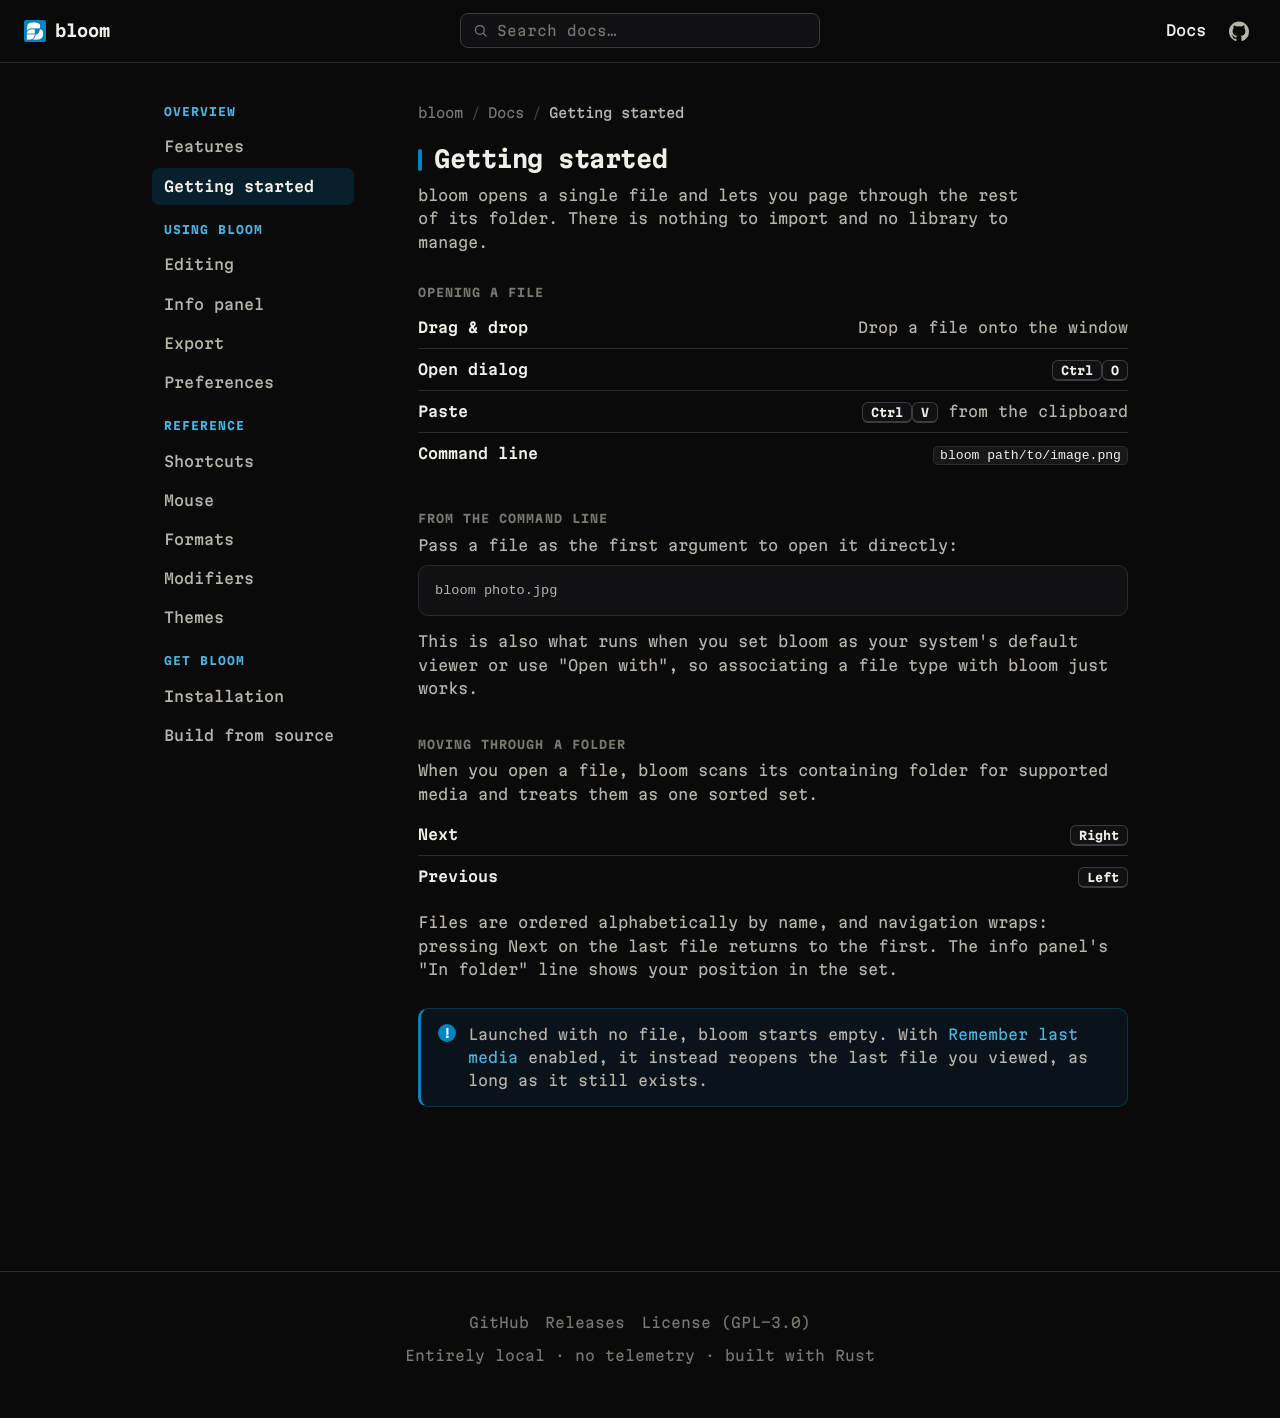
<file: docs/guide/getting-started.html>
<!DOCTYPE html>
<html lang="en">
<head>
<meta charset="UTF-8">
<meta name="viewport" content="width=device-width, initial-scale=1.0">
<title>bloom / getting started</title>
<meta name="description" content="Getting started with bloom: opening files, the command line, and moving through a folder.">
<link rel="icon" type="image/png" href="../img/bloom32.png">
<link rel="preconnect" href="https://fonts.googleapis.com">
<link rel="preconnect" href="https://fonts.gstatic.com" crossorigin>
<link href="https://fonts.googleapis.com/css2?family=Martian+Mono:wght@400;700;800&display=swap" rel="stylesheet">
<link rel="stylesheet" href="../style.css">
</head>
<body>

<nav class="nav">
  <a class="brand" href="../index.html"><img src="../img/bloom32.png" alt="">bloom</a>
  <form class="guide-search" role="search" autocomplete="off">
    <input type="search" class="guide-search-input" placeholder="Search docs…" aria-label="Search documentation">
    <div class="guide-search-results" hidden></div>
  </form>
  <span class="links">
    <a href="index.html" class="active">Docs</a>
    <a class="iconlink" href="https://github.com/nnmarcoo/bloom" aria-label="GitHub"><svg viewBox="0 0 24 24" aria-hidden="true"><path d="M12 .5C5.37.5 0 5.87 0 12.5c0 5.3 3.44 9.8 8.21 11.39.6.11.82-.26.82-.58 0-.29-.01-1.04-.02-2.05-3.34.73-4.04-1.61-4.04-1.61-.55-1.39-1.34-1.76-1.34-1.76-1.09-.75.08-.73.08-.73 1.2.08 1.84 1.24 1.84 1.24 1.07 1.83 2.81 1.3 3.5.99.11-.78.42-1.3.76-1.6-2.67-.3-5.47-1.33-5.47-5.93 0-1.31.47-2.38 1.24-3.22-.12-.3-.54-1.52.12-3.18 0 0 1.01-.32 3.3 1.23a11.5 11.5 0 0 1 6 0c2.29-1.55 3.3-1.23 3.3-1.23.66 1.66.24 2.88.12 3.18.77.84 1.24 1.91 1.24 3.22 0 4.61-2.81 5.62-5.49 5.92.43.37.81 1.1.81 2.22 0 1.6-.01 2.9-.01 3.29 0 .32.22.7.82.58A12 12 0 0 0 24 12.5C24 5.87 18.63.5 12 .5Z"/></svg></a>
  </span>
</nav>

<div class="docwrap">
  <aside class="sidebar">
    <span class="navlabel">Overview</span>
    <a href="index.html">Features</a>
    <a href="getting-started.html" class="active">Getting started</a>
    <span class="navlabel">Using bloom</span>
    <a href="editing.html">Editing</a>
    <a href="info-panel.html">Info panel</a>
    <a href="export.html">Export</a>
    <a href="preferences.html">Preferences</a>
    <span class="navlabel">Reference</span>
    <a href="shortcuts.html">Shortcuts</a>
    <a href="mouse.html">Mouse</a>
    <a href="formats.html">Formats</a>
    <a href="modifiers.html">Modifiers</a>
    <a href="themes.html">Themes</a>
    <span class="navlabel">Get bloom</span>
    <a href="install.html">Installation</a>
    <a href="build.html">Build from source</a>
  </aside>

  <div class="content">
    <nav class="crumbs" aria-label="Breadcrumb">
      <a href="../index.html">bloom</a>
      <span class="sep">/</span>
      <a href="index.html">Docs</a>
      <span class="sep">/</span>
      <span class="here">Getting started</span>
    </nav>
    <section class="docsection" id="getting-started">
      <h2>Getting started</h2>
      <p class="lead">bloom opens a single file and lets you page through the rest of its folder. There is nothing to import and no library to manage.</p>

      <div class="keygroup" style="margin-bottom: 34px;">
        <h3>Opening a file</h3>
        <dl class="deflist">
          <div class="defrow"><dt>Drag &amp; drop</dt><dd>Drop a file onto the window</dd></div>
          <div class="defrow"><dt>Open dialog</dt><dd><kbd>Ctrl</kbd><kbd>O</kbd></dd></div>
          <div class="defrow"><dt>Paste</dt><dd><kbd>Ctrl</kbd><kbd>V</kbd> from the clipboard</dd></div>
          <div class="defrow"><dt>Command line</dt><dd><code>bloom path/to/image.png</code></dd></div>
        </dl>
      </div>

      <div class="keygroup" style="margin-bottom: 34px;">
        <h3>From the command line</h3>
        <p class="buildnote">Pass a file as the first argument to open it directly:</p>
        <pre class="codeblock">bloom photo.jpg</pre>
        <p class="buildnote">This is also what runs when you set bloom as your system's default viewer or use "Open with", so associating a file type with bloom just works.</p>
      </div>

      <div class="keygroup">
        <h3>Moving through a folder</h3>
        <p class="buildnote">When you open a file, bloom scans its containing folder for supported media and treats them as one sorted set.</p>
        <dl class="deflist">
          <div class="defrow"><dt>Next</dt><dd><kbd>Right</kbd></dd></div>
          <div class="defrow"><dt>Previous</dt><dd><kbd>Left</kbd></dd></div>
        </dl>
        <p class="buildnote" style="margin-top: 14px;">Files are ordered alphabetically by name, and navigation wraps: pressing Next on the last file returns to the first. The info panel's "In folder" line shows your position in the set.</p>
      </div>

      <div class="infonote">
        <span class="infonote-icon" aria-hidden="true">!</span>
        <p>Launched with no file, bloom starts empty. With <a href="preferences.html">Remember last media</a> enabled, it instead reopens the last file you viewed, as long as it still exists.</p>
      </div>
    </section>
  </div>
</div>

<footer>
  <div class="flinks">
    <a href="https://github.com/nnmarcoo/bloom">GitHub</a>
    <a href="https://github.com/nnmarcoo/bloom/releases">Releases</a>
    <a href="https://github.com/nnmarcoo/bloom/blob/main/LICENSE">License (GPL-3.0)</a>
  </div>
  <div>Entirely local &middot; no telemetry &middot; built with Rust</div>
</footer>

<script src="guide.js"></script>

</body>
</html>
</file>
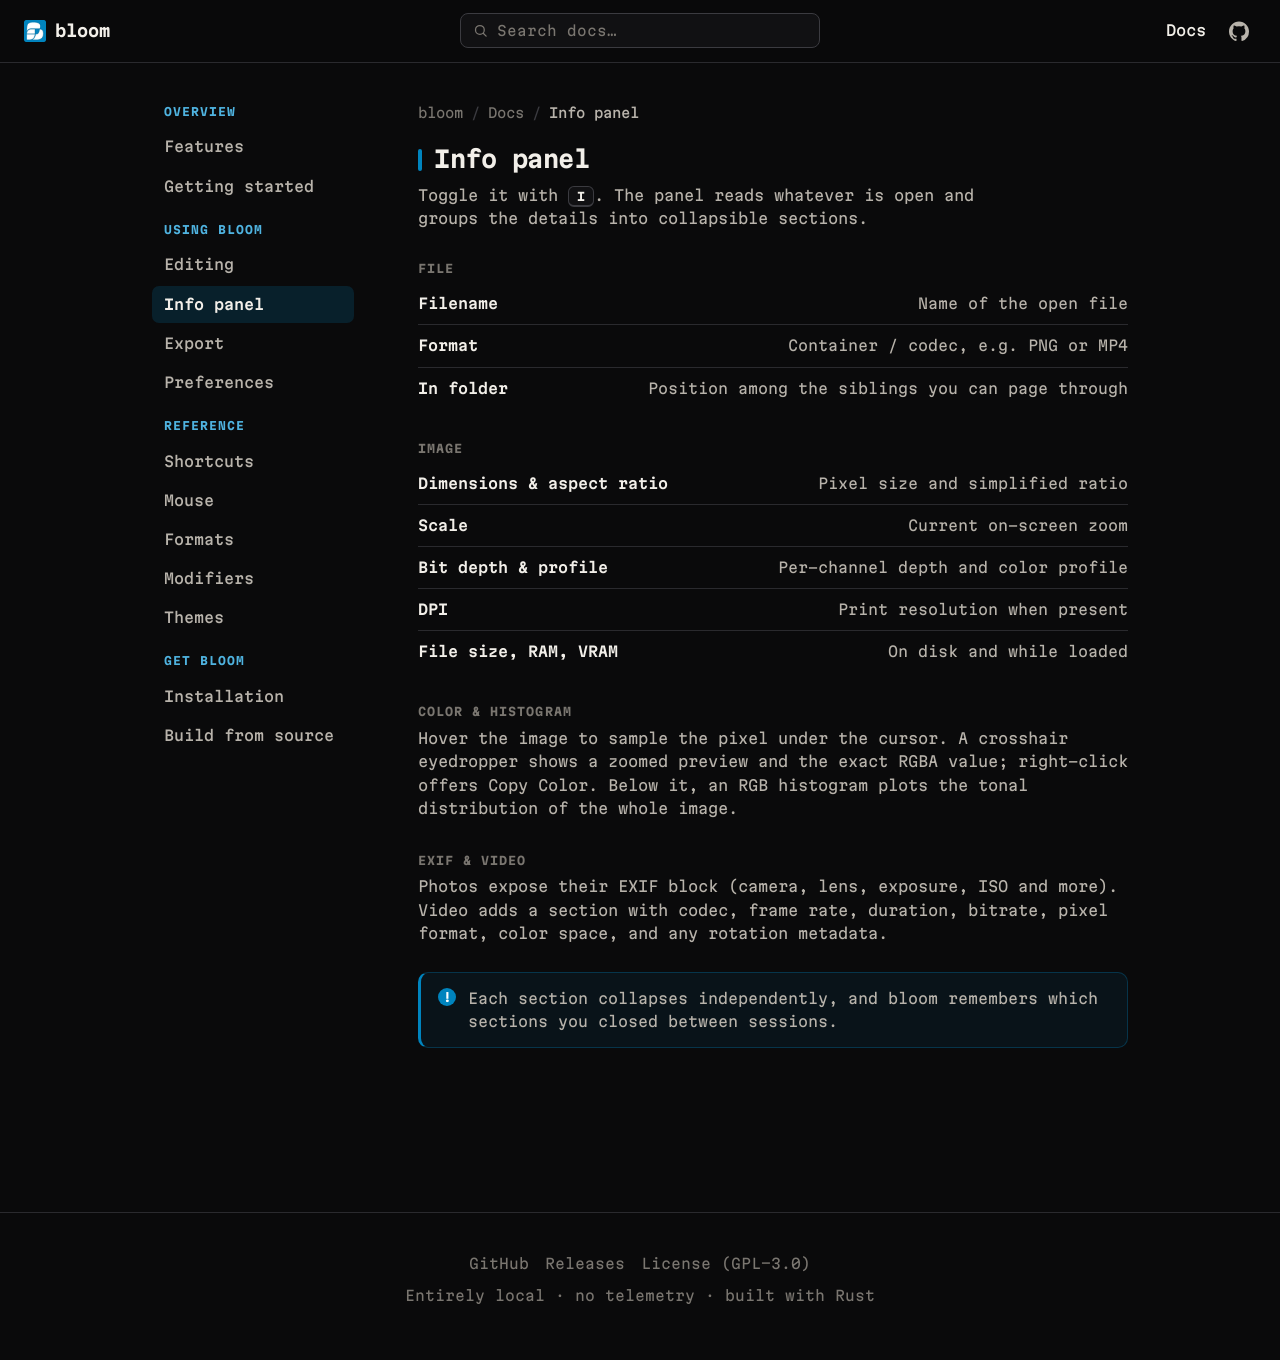
<file: docs/guide/info-panel.html>
<!DOCTYPE html>
<html lang="en">
<head>
<meta charset="UTF-8">
<meta name="viewport" content="width=device-width, initial-scale=1.0">
<title>bloom / info panel</title>
<meta name="description" content="bloom's info panel: file and image metadata, EXIF, the pixel-color eyedropper, and the RGB histogram.">
<link rel="icon" type="image/png" href="../img/bloom32.png">
<link rel="preconnect" href="https://fonts.googleapis.com">
<link rel="preconnect" href="https://fonts.gstatic.com" crossorigin>
<link href="https://fonts.googleapis.com/css2?family=Martian+Mono:wght@400;700;800&display=swap" rel="stylesheet">
<link rel="stylesheet" href="../style.css">
</head>
<body>

<nav class="nav">
  <a class="brand" href="../index.html"><img src="../img/bloom32.png" alt="">bloom</a>
  <form class="guide-search" role="search" autocomplete="off">
    <input type="search" class="guide-search-input" placeholder="Search docs…" aria-label="Search documentation">
    <div class="guide-search-results" hidden></div>
  </form>
  <span class="links">
    <a href="index.html" class="active">Docs</a>
    <a class="iconlink" href="https://github.com/nnmarcoo/bloom" aria-label="GitHub"><svg viewBox="0 0 24 24" aria-hidden="true"><path d="M12 .5C5.37.5 0 5.87 0 12.5c0 5.3 3.44 9.8 8.21 11.39.6.11.82-.26.82-.58 0-.29-.01-1.04-.02-2.05-3.34.73-4.04-1.61-4.04-1.61-.55-1.39-1.34-1.76-1.34-1.76-1.09-.75.08-.73.08-.73 1.2.08 1.84 1.24 1.84 1.24 1.07 1.83 2.81 1.3 3.5.99.11-.78.42-1.3.76-1.6-2.67-.3-5.47-1.33-5.47-5.93 0-1.31.47-2.38 1.24-3.22-.12-.3-.54-1.52.12-3.18 0 0 1.01-.32 3.3 1.23a11.5 11.5 0 0 1 6 0c2.29-1.55 3.3-1.23 3.3-1.23.66 1.66.24 2.88.12 3.18.77.84 1.24 1.91 1.24 3.22 0 4.61-2.81 5.62-5.49 5.92.43.37.81 1.1.81 2.22 0 1.6-.01 2.9-.01 3.29 0 .32.22.7.82.58A12 12 0 0 0 24 12.5C24 5.87 18.63.5 12 .5Z"/></svg></a>
  </span>
</nav>

<div class="docwrap">
  <aside class="sidebar">
    <span class="navlabel">Overview</span>
    <a href="index.html">Features</a>
    <a href="getting-started.html">Getting started</a>
    <span class="navlabel">Using bloom</span>
    <a href="editing.html">Editing</a>
    <a href="info-panel.html" class="active">Info panel</a>
    <a href="export.html">Export</a>
    <a href="preferences.html">Preferences</a>
    <span class="navlabel">Reference</span>
    <a href="shortcuts.html">Shortcuts</a>
    <a href="mouse.html">Mouse</a>
    <a href="formats.html">Formats</a>
    <a href="modifiers.html">Modifiers</a>
    <a href="themes.html">Themes</a>
    <span class="navlabel">Get bloom</span>
    <a href="install.html">Installation</a>
    <a href="build.html">Build from source</a>
  </aside>

  <div class="content">
    <nav class="crumbs" aria-label="Breadcrumb">
      <a href="../index.html">bloom</a>
      <span class="sep">/</span>
      <a href="index.html">Docs</a>
      <span class="sep">/</span>
      <span class="here">Info panel</span>
    </nav>
    <section class="docsection" id="info-panel">
      <h2>Info panel</h2>
      <p class="lead">Toggle it with <kbd>I</kbd>. The panel reads whatever is open and groups the details into collapsible sections.</p>

      <div class="keygroup" style="margin-bottom: 30px;">
        <h3>File</h3>
        <dl class="deflist">
          <div class="defrow"><dt>Filename</dt><dd>Name of the open file</dd></div>
          <div class="defrow"><dt>Format</dt><dd>Container / codec, e.g. PNG or MP4</dd></div>
          <div class="defrow"><dt>In folder</dt><dd>Position among the siblings you can page through</dd></div>
        </dl>
      </div>

      <div class="keygroup" style="margin-bottom: 30px;">
        <h3>Image</h3>
        <dl class="deflist">
          <div class="defrow"><dt>Dimensions &amp; aspect ratio</dt><dd>Pixel size and simplified ratio</dd></div>
          <div class="defrow"><dt>Scale</dt><dd>Current on-screen zoom</dd></div>
          <div class="defrow"><dt>Bit depth &amp; profile</dt><dd>Per-channel depth and color profile</dd></div>
          <div class="defrow"><dt>DPI</dt><dd>Print resolution when present</dd></div>
          <div class="defrow"><dt>File size, RAM, VRAM</dt><dd>On disk and while loaded</dd></div>
        </dl>
      </div>

      <div class="keygroup" style="margin-bottom: 30px;">
        <h3>Color &amp; histogram</h3>
        <p class="buildnote">Hover the image to sample the pixel under the cursor. A crosshair eyedropper shows a zoomed preview and the exact RGBA value; right-click offers Copy Color. Below it, an RGB histogram plots the tonal distribution of the whole image.</p>
      </div>

      <div class="keygroup">
        <h3>EXIF &amp; video</h3>
        <p class="buildnote">Photos expose their EXIF block (camera, lens, exposure, ISO and more). Video adds a section with codec, frame rate, duration, bitrate, pixel format, color space, and any rotation metadata.</p>
      </div>

      <div class="infonote">
        <span class="infonote-icon" aria-hidden="true">!</span>
        <p>Each section collapses independently, and bloom remembers which sections you closed between sessions.</p>
      </div>
    </section>
  </div>
</div>

<footer>
  <div class="flinks">
    <a href="https://github.com/nnmarcoo/bloom">GitHub</a>
    <a href="https://github.com/nnmarcoo/bloom/releases">Releases</a>
    <a href="https://github.com/nnmarcoo/bloom/blob/main/LICENSE">License (GPL-3.0)</a>
  </div>
  <div>Entirely local &middot; no telemetry &middot; built with Rust</div>
</footer>

<script src="guide.js"></script>

</body>
</html>
</file>
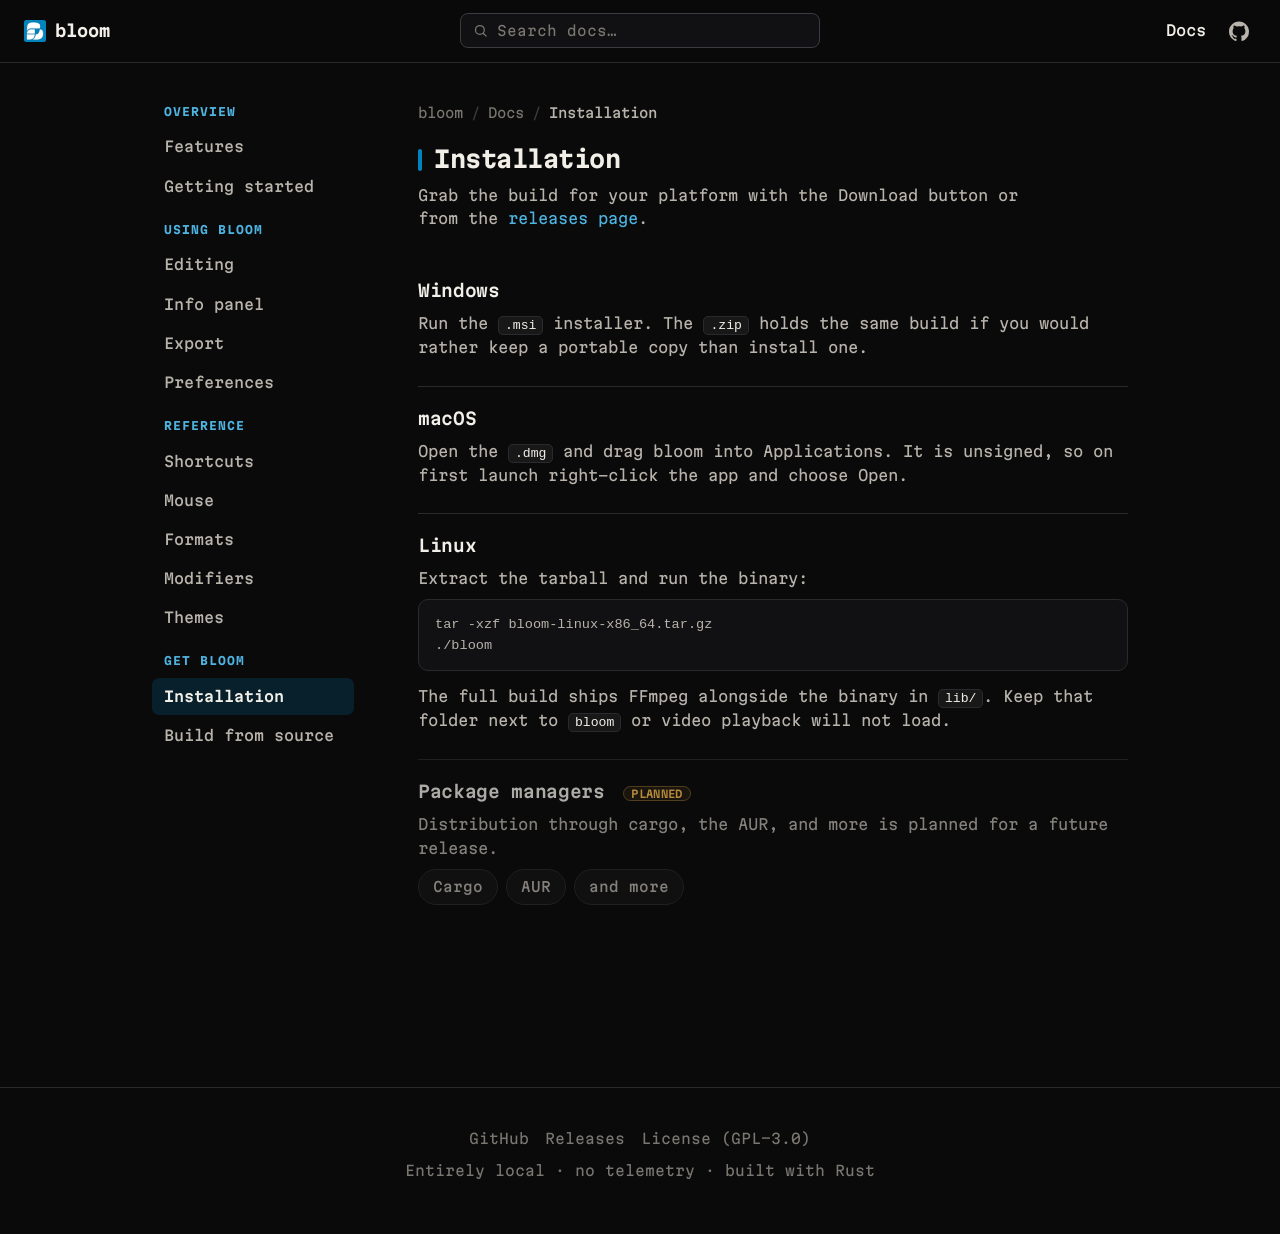
<file: docs/guide/install.html>
<!DOCTYPE html>
<html lang="en">
<head>
<meta charset="UTF-8">
<meta name="viewport" content="width=device-width, initial-scale=1.0">
<title>bloom / installation</title>
<meta name="description" content="Install bloom on Windows, macOS and Linux.">
<link rel="icon" type="image/png" href="../img/bloom32.png">
<link rel="preconnect" href="https://fonts.googleapis.com">
<link rel="preconnect" href="https://fonts.gstatic.com" crossorigin>
<link href="https://fonts.googleapis.com/css2?family=Martian+Mono:wght@400;700;800&display=swap" rel="stylesheet">
<link rel="stylesheet" href="../style.css">
</head>
<body>

<nav class="nav">
  <a class="brand" href="../index.html"><img src="../img/bloom32.png" alt="">bloom</a>
  <form class="guide-search" role="search" autocomplete="off">
    <input type="search" class="guide-search-input" placeholder="Search docs…" aria-label="Search documentation">
    <div class="guide-search-results" hidden></div>
  </form>
  <span class="links">
    <a href="index.html" class="active">Docs</a>
    <a class="iconlink" href="https://github.com/nnmarcoo/bloom" aria-label="GitHub"><svg viewBox="0 0 24 24" aria-hidden="true"><path d="M12 .5C5.37.5 0 5.87 0 12.5c0 5.3 3.44 9.8 8.21 11.39.6.11.82-.26.82-.58 0-.29-.01-1.04-.02-2.05-3.34.73-4.04-1.61-4.04-1.61-.55-1.39-1.34-1.76-1.34-1.76-1.09-.75.08-.73.08-.73 1.2.08 1.84 1.24 1.84 1.24 1.07 1.83 2.81 1.3 3.5.99.11-.78.42-1.3.76-1.6-2.67-.3-5.47-1.33-5.47-5.93 0-1.31.47-2.38 1.24-3.22-.12-.3-.54-1.52.12-3.18 0 0 1.01-.32 3.3 1.23a11.5 11.5 0 0 1 6 0c2.29-1.55 3.3-1.23 3.3-1.23.66 1.66.24 2.88.12 3.18.77.84 1.24 1.91 1.24 3.22 0 4.61-2.81 5.62-5.49 5.92.43.37.81 1.1.81 2.22 0 1.6-.01 2.9-.01 3.29 0 .32.22.7.82.58A12 12 0 0 0 24 12.5C24 5.87 18.63.5 12 .5Z"/></svg></a>
  </span>
</nav>

<div class="docwrap">
  <aside class="sidebar">
    <span class="navlabel">Overview</span>
    <a href="index.html">Features</a>
    <a href="getting-started.html">Getting started</a>
    <span class="navlabel">Using bloom</span>
    <a href="editing.html">Editing</a>
    <a href="info-panel.html">Info panel</a>
    <a href="export.html">Export</a>
    <a href="preferences.html">Preferences</a>
    <span class="navlabel">Reference</span>
    <a href="shortcuts.html">Shortcuts</a>
    <a href="mouse.html">Mouse</a>
    <a href="formats.html">Formats</a>
    <a href="modifiers.html">Modifiers</a>
    <a href="themes.html">Themes</a>
    <span class="navlabel">Get bloom</span>
    <a href="install.html" class="active">Installation</a>
    <a href="build.html">Build from source</a>
  </aside>

  <div class="content">
    <nav class="crumbs" aria-label="Breadcrumb">
      <a href="../index.html">bloom</a>
      <span class="sep">/</span>
      <a href="index.html">Docs</a>
      <span class="sep">/</span>
      <span class="here">Installation</span>
    </nav>
    <section class="docsection" id="install">
      <h2>Installation</h2>
      <p class="lead">Grab the build for your platform with the Download button or from the <a href="https://github.com/nnmarcoo/bloom/releases">releases page</a>.</p>
      <div class="install">
        <div class="os">
          <h3>Windows</h3>
          <p>Run the <code>.msi</code> installer. The <code>.zip</code> holds the same build if you would rather keep a portable copy than install one.</p>
        </div>
        <div class="os">
          <h3>macOS</h3>
          <p>Open the <code>.dmg</code> and drag bloom into Applications. It is unsigned, so on first launch right-click the app and choose Open.</p>
        </div>
        <div class="os">
          <h3>Linux</h3>
          <p>Extract the tarball and run the binary:</p>
          <pre class="codeblock">tar -xzf bloom-linux-x86_64.tar.gz
./bloom</pre>
          <p class="buildnote">The full build ships FFmpeg alongside the binary in <code>lib/</code>. Keep that folder next to <code>bloom</code> or video playback will not load.</p>
        </div>
        <div class="os planned">
          <h3>Package managers <span class="fmt-tag">Planned</span></h3>
          <p>Distribution through cargo, the AUR, and more is planned for a future release.</p>
          <div class="pills">
            <span class="pill">Cargo</span><span class="pill">AUR</span><span class="pill">and more</span>
          </div>
        </div>
      </div>
    </section>
  </div>
</div>

<footer>
  <div class="flinks">
    <a href="https://github.com/nnmarcoo/bloom">GitHub</a>
    <a href="https://github.com/nnmarcoo/bloom/releases">Releases</a>
    <a href="https://github.com/nnmarcoo/bloom/blob/main/LICENSE">License (GPL-3.0)</a>
  </div>
  <div>Entirely local &middot; no telemetry &middot; built with Rust</div>
</footer>

<script src="guide.js"></script>

</body>
</html>
</file>
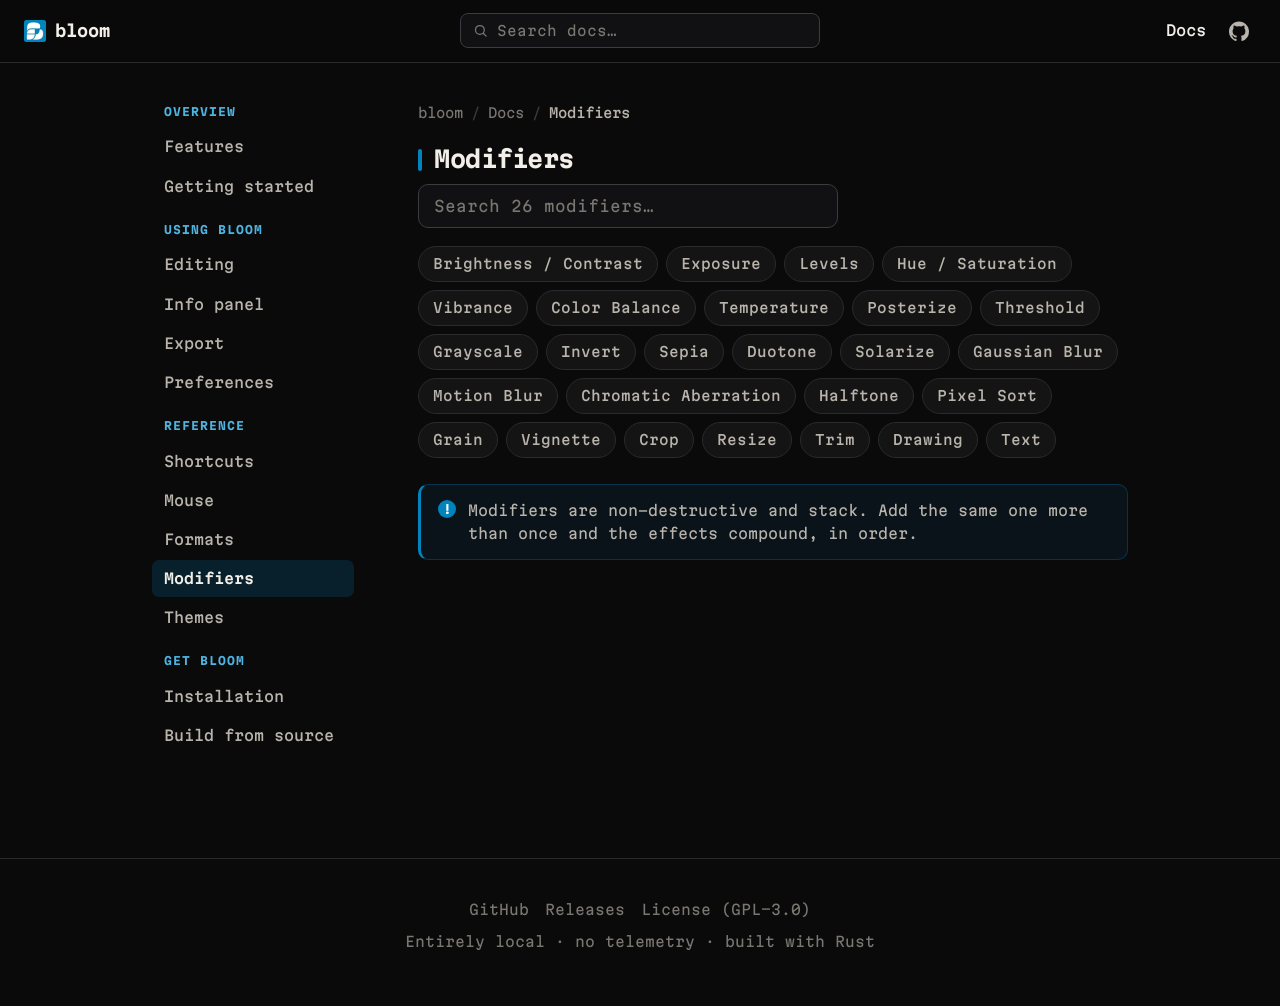
<file: docs/guide/modifiers.html>
<!DOCTYPE html>
<html lang="en">
<head>
<meta charset="UTF-8">
<meta name="viewport" content="width=device-width, initial-scale=1.0">
<title>bloom / modifiers</title>
<meta name="description" content="bloom's 26 non-destructive, stackable modifiers: color adjustments, blurs, glitch effects, crop and resize, draw and text.">
<link rel="icon" type="image/png" href="../img/bloom32.png">
<link rel="preconnect" href="https://fonts.googleapis.com">
<link rel="preconnect" href="https://fonts.gstatic.com" crossorigin>
<link href="https://fonts.googleapis.com/css2?family=Martian+Mono:wght@400;700;800&display=swap" rel="stylesheet">
<link rel="stylesheet" href="../style.css">
</head>
<body>

<nav class="nav">
  <a class="brand" href="../index.html"><img src="../img/bloom32.png" alt="">bloom</a>
  <form class="guide-search" role="search" autocomplete="off">
    <input type="search" class="guide-search-input" placeholder="Search docs…" aria-label="Search documentation">
    <div class="guide-search-results" hidden></div>
  </form>
  <span class="links">
    <a href="index.html" class="active">Docs</a>
    <a class="iconlink" href="https://github.com/nnmarcoo/bloom" aria-label="GitHub"><svg viewBox="0 0 24 24" aria-hidden="true"><path d="M12 .5C5.37.5 0 5.87 0 12.5c0 5.3 3.44 9.8 8.21 11.39.6.11.82-.26.82-.58 0-.29-.01-1.04-.02-2.05-3.34.73-4.04-1.61-4.04-1.61-.55-1.39-1.34-1.76-1.34-1.76-1.09-.75.08-.73.08-.73 1.2.08 1.84 1.24 1.84 1.24 1.07 1.83 2.81 1.3 3.5.99.11-.78.42-1.3.76-1.6-2.67-.3-5.47-1.33-5.47-5.93 0-1.31.47-2.38 1.24-3.22-.12-.3-.54-1.52.12-3.18 0 0 1.01-.32 3.3 1.23a11.5 11.5 0 0 1 6 0c2.29-1.55 3.3-1.23 3.3-1.23.66 1.66.24 2.88.12 3.18.77.84 1.24 1.91 1.24 3.22 0 4.61-2.81 5.62-5.49 5.92.43.37.81 1.1.81 2.22 0 1.6-.01 2.9-.01 3.29 0 .32.22.7.82.58A12 12 0 0 0 24 12.5C24 5.87 18.63.5 12 .5Z"/></svg></a>
  </span>
</nav>

<div class="docwrap">
  <aside class="sidebar">
    <span class="navlabel">Overview</span>
    <a href="index.html">Features</a>
    <a href="getting-started.html">Getting started</a>
    <span class="navlabel">Using bloom</span>
    <a href="editing.html">Editing</a>
    <a href="info-panel.html">Info panel</a>
    <a href="export.html">Export</a>
    <a href="preferences.html">Preferences</a>
    <span class="navlabel">Reference</span>
    <a href="shortcuts.html">Shortcuts</a>
    <a href="mouse.html">Mouse</a>
    <a href="formats.html">Formats</a>
    <a href="modifiers.html" class="active">Modifiers</a>
    <a href="themes.html">Themes</a>
    <span class="navlabel">Get bloom</span>
    <a href="install.html">Installation</a>
    <a href="build.html">Build from source</a>
  </aside>

  <div class="content">
    <nav class="crumbs" aria-label="Breadcrumb">
      <a href="../index.html">bloom</a>
      <span class="sep">/</span>
      <a href="index.html">Docs</a>
      <span class="sep">/</span>
      <span class="here">Modifiers</span>
    </nav>
    <section class="docsection" id="modifiers">
      <h2>Modifiers</h2>
      <input type="search" class="fmt-search" placeholder="Search 26 modifiers…" aria-label="Search modifiers" autocomplete="off">
      <div class="fmt-list">
        <div class="fmt" data-keys="brightness contrast light tone"><span class="fmt-name">Brightness / Contrast</span><span class="fmt-note">Adjust overall lightness and tonal range.</span></div>
        <div class="fmt" data-keys="exposure light brightness stops"><span class="fmt-name">Exposure</span><span class="fmt-note">Shift overall light, measured in stops.</span></div>
        <div class="fmt" data-keys="levels black white gamma histogram tone"><span class="fmt-name">Levels</span><span class="fmt-note">Remap black point, white point, and gamma.</span></div>
        <div class="fmt" data-keys="hue saturation color colour hsl"><span class="fmt-name">Hue / Saturation</span><span class="fmt-note">Shift colors and their intensity.</span></div>
        <div class="fmt" data-keys="vibrance color colour saturation"><span class="fmt-name">Vibrance</span><span class="fmt-note">Boost muted colors while protecting skin tones.</span></div>
        <div class="fmt" data-keys="color colour balance tint temperature"><span class="fmt-name">Color Balance</span><span class="fmt-note">Tint shadows, midtones, and highlights.</span></div>
        <div class="fmt" data-keys="temperature warm cool white balance kelvin"><span class="fmt-name">Temperature</span><span class="fmt-note">Warm or cool the overall white balance.</span></div>
        <div class="fmt" data-keys="posterize levels banding quantize"><span class="fmt-name">Posterize</span><span class="fmt-note">Reduce the image to a few tonal levels.</span></div>
        <div class="fmt" data-keys="threshold black white binary cutoff"><span class="fmt-name">Threshold</span><span class="fmt-note">Convert to pure black and white at a cutoff.</span></div>
        <div class="fmt" data-keys="grayscale greyscale black white desaturate mono"><span class="fmt-name">Grayscale</span><span class="fmt-note">Desaturate to shades of gray.</span></div>
        <div class="fmt" data-keys="invert negative colors colours"><span class="fmt-name">Invert</span><span class="fmt-note">Flip colors to their negative.</span></div>
        <div class="fmt" data-keys="sepia tone warm vintage brown"><span class="fmt-name">Sepia</span><span class="fmt-note">Warm, vintage brown tone.</span></div>
        <div class="fmt" data-keys="duotone two color colour gradient map"><span class="fmt-name">Duotone</span><span class="fmt-note">Map shadows and highlights to two colors.</span></div>
        <div class="fmt" data-keys="solarize invert partial sabattier"><span class="fmt-name">Solarize</span><span class="fmt-note">Partially invert tones past a threshold.</span></div>
        <div class="fmt" data-keys="gaussian blur soften smooth"><span class="fmt-name">Gaussian Blur</span><span class="fmt-note">Smooth, even softening.</span></div>
        <div class="fmt" data-keys="motion blur directional streak"><span class="fmt-name">Motion Blur</span><span class="fmt-note">Directional streak blur.</span></div>
        <div class="fmt" data-keys="chromatic aberration color colour fringe lens rgb"><span class="fmt-name">Chromatic Aberration</span><span class="fmt-note">Split color channels for a lens-fringe look.</span></div>
        <div class="fmt" data-keys="halftone dots print newspaper comic"><span class="fmt-name">Halftone</span><span class="fmt-note">Simulate printed dot patterns.</span></div>
        <div class="fmt" data-keys="pixel sort glitch angle diagonal"><span class="fmt-name">Pixel Sort</span><span class="fmt-note">Sort pixels into glitch streaks, at any angle.</span></div>
        <div class="fmt" data-keys="grain noise film texture"><span class="fmt-name">Grain</span><span class="fmt-note">Add film-like noise.</span></div>
        <div class="fmt" data-keys="vignette edges darken corners"><span class="fmt-name">Vignette</span><span class="fmt-note">Darken or lighten the edges.</span></div>
        <div class="fmt" data-keys="crop cut frame region"><span class="fmt-name">Crop</span><span class="fmt-note">Trim the image to a region.</span></div>
        <div class="fmt" data-keys="resize scale resample dimensions size"><span class="fmt-name">Resize</span><span class="fmt-note">Scale the image to new dimensions.</span></div>
        <div class="fmt" data-keys="trim time animation video clip range frames"><span class="fmt-name">Trim</span><span class="fmt-note">Shorten an animation or video to a frame range.</span></div>
        <div class="fmt" data-keys="draw paint brush pen freehand pencil drawing"><span class="fmt-name">Drawing</span><span class="fmt-note">Paint freehand strokes with an adjustable brush.</span></div>
        <div class="fmt" data-keys="text type caption label words font"><span class="fmt-name">Text</span><span class="fmt-note">Type directly on the canvas; crisp at any zoom.</span></div>
      </div>
      <p class="fmt-empty" hidden></p>
      <div class="infonote">
        <span class="infonote-icon" aria-hidden="true">!</span>
        <p>Modifiers are non-destructive and stack. Add the same one more than once and the effects compound, in order.</p>
      </div>
    </section>
  </div>
</div>

<footer>
  <div class="flinks">
    <a href="https://github.com/nnmarcoo/bloom">GitHub</a>
    <a href="https://github.com/nnmarcoo/bloom/releases">Releases</a>
    <a href="https://github.com/nnmarcoo/bloom/blob/main/LICENSE">License (GPL-3.0)</a>
  </div>
  <div>Entirely local &middot; no telemetry &middot; built with Rust</div>
</footer>

<script src="guide.js"></script>

</body>
</html>
</file>
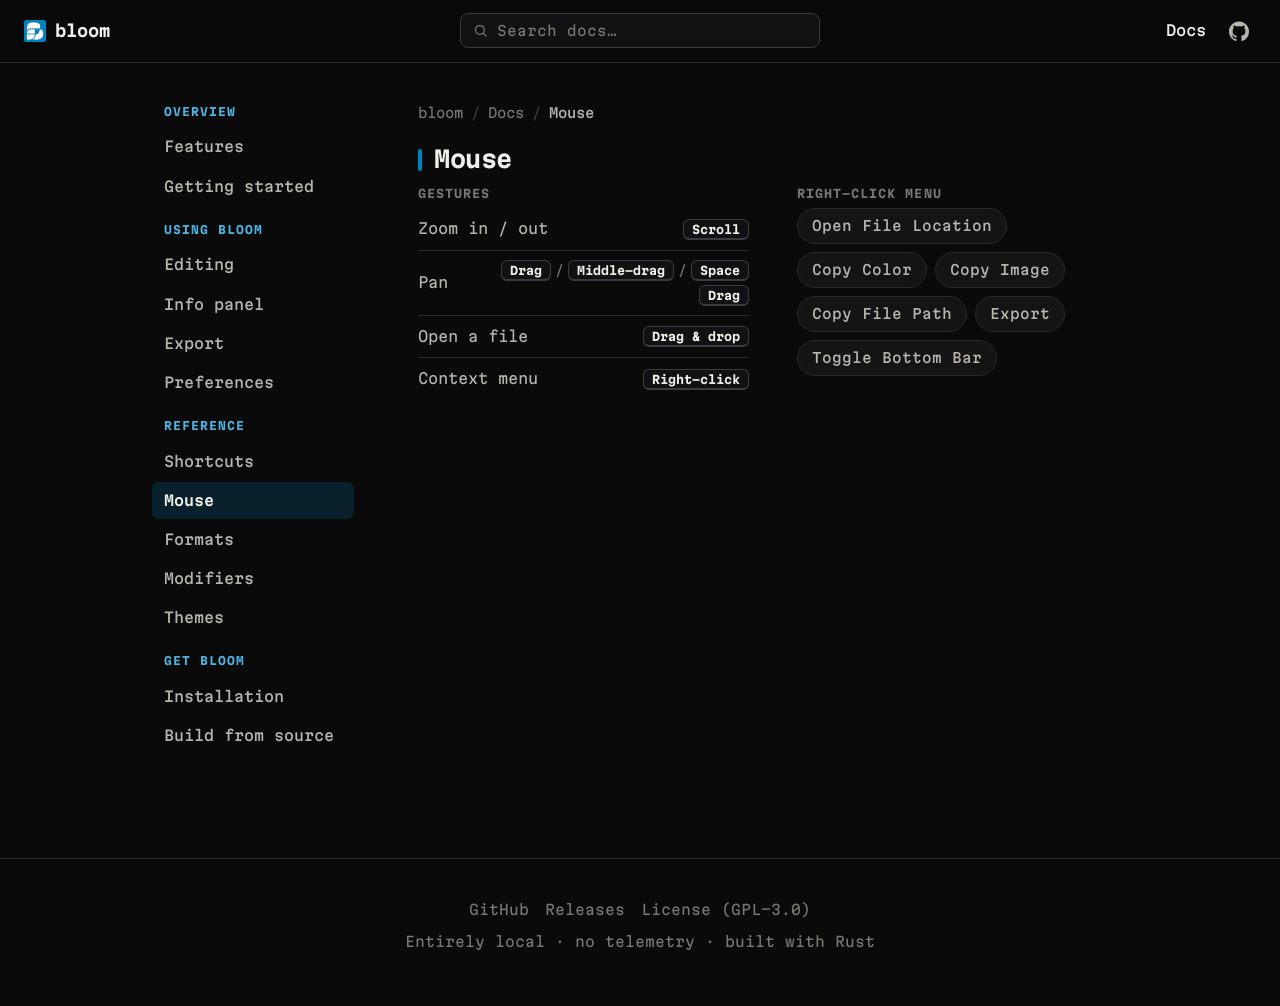
<file: docs/guide/mouse.html>
<!DOCTYPE html>
<html lang="en">
<head>
<meta charset="UTF-8">
<meta name="viewport" content="width=device-width, initial-scale=1.0">
<title>bloom / mouse</title>
<meta name="description" content="bloom mouse gestures and the right-click context menu.">
<link rel="icon" type="image/png" href="../img/bloom32.png">
<link rel="preconnect" href="https://fonts.googleapis.com">
<link rel="preconnect" href="https://fonts.gstatic.com" crossorigin>
<link href="https://fonts.googleapis.com/css2?family=Martian+Mono:wght@400;700;800&display=swap" rel="stylesheet">
<link rel="stylesheet" href="../style.css">
</head>
<body>

<nav class="nav">
  <a class="brand" href="../index.html"><img src="../img/bloom32.png" alt="">bloom</a>
  <form class="guide-search" role="search" autocomplete="off">
    <input type="search" class="guide-search-input" placeholder="Search docs…" aria-label="Search documentation">
    <div class="guide-search-results" hidden></div>
  </form>
  <span class="links">
    <a href="index.html" class="active">Docs</a>
    <a class="iconlink" href="https://github.com/nnmarcoo/bloom" aria-label="GitHub"><svg viewBox="0 0 24 24" aria-hidden="true"><path d="M12 .5C5.37.5 0 5.87 0 12.5c0 5.3 3.44 9.8 8.21 11.39.6.11.82-.26.82-.58 0-.29-.01-1.04-.02-2.05-3.34.73-4.04-1.61-4.04-1.61-.55-1.39-1.34-1.76-1.34-1.76-1.09-.75.08-.73.08-.73 1.2.08 1.84 1.24 1.84 1.24 1.07 1.83 2.81 1.3 3.5.99.11-.78.42-1.3.76-1.6-2.67-.3-5.47-1.33-5.47-5.93 0-1.31.47-2.38 1.24-3.22-.12-.3-.54-1.52.12-3.18 0 0 1.01-.32 3.3 1.23a11.5 11.5 0 0 1 6 0c2.29-1.55 3.3-1.23 3.3-1.23.66 1.66.24 2.88.12 3.18.77.84 1.24 1.91 1.24 3.22 0 4.61-2.81 5.62-5.49 5.92.43.37.81 1.1.81 2.22 0 1.6-.01 2.9-.01 3.29 0 .32.22.7.82.58A12 12 0 0 0 24 12.5C24 5.87 18.63.5 12 .5Z"/></svg></a>
  </span>
</nav>

<div class="docwrap">
  <aside class="sidebar">
    <span class="navlabel">Overview</span>
    <a href="index.html">Features</a>
    <a href="getting-started.html">Getting started</a>
    <span class="navlabel">Using bloom</span>
    <a href="editing.html">Editing</a>
    <a href="info-panel.html">Info panel</a>
    <a href="export.html">Export</a>
    <a href="preferences.html">Preferences</a>
    <span class="navlabel">Reference</span>
    <a href="shortcuts.html">Shortcuts</a>
    <a href="mouse.html" class="active">Mouse</a>
    <a href="formats.html">Formats</a>
    <a href="modifiers.html">Modifiers</a>
    <a href="themes.html">Themes</a>
    <span class="navlabel">Get bloom</span>
    <a href="install.html">Installation</a>
    <a href="build.html">Build from source</a>
  </aside>

  <div class="content">
    <nav class="crumbs" aria-label="Breadcrumb">
      <a href="../index.html">bloom</a>
      <span class="sep">/</span>
      <a href="index.html">Docs</a>
      <span class="sep">/</span>
      <span class="here">Mouse</span>
    </nav>
    <section class="docsection" id="mouse">
      <h2>Mouse</h2>
      <div class="keys">
        <div class="keycolumn">
          <div class="keygroup">
            <h3>Gestures</h3>
            <div class="krow"><span>Zoom in / out</span><span class="kbds"><kbd>Scroll</kbd></span></div>
            <div class="krow"><span>Pan</span><span class="kbds"><kbd>Drag</kbd><span class="sep">/</span><kbd>Middle-drag</kbd><span class="sep">/</span><kbd>Space</kbd><kbd>Drag</kbd></span></div>
            <div class="krow"><span>Open a file</span><span class="kbds"><kbd>Drag &amp; drop</kbd></span></div>
            <div class="krow"><span>Context menu</span><span class="kbds"><kbd>Right-click</kbd></span></div>
          </div>
        </div>
        <div class="keycolumn">
          <div class="keygroup">
            <h3>Right-click menu</h3>
            <div class="pills">
              <span class="pill">Open File Location</span><span class="pill">Copy Color</span><span class="pill">Copy Image</span><span class="pill">Copy File Path</span><span class="pill">Export</span><span class="pill">Toggle Bottom Bar</span>
            </div>
          </div>
        </div>
      </div>
    </section>
  </div>
</div>

<footer>
  <div class="flinks">
    <a href="https://github.com/nnmarcoo/bloom">GitHub</a>
    <a href="https://github.com/nnmarcoo/bloom/releases">Releases</a>
    <a href="https://github.com/nnmarcoo/bloom/blob/main/LICENSE">License (GPL-3.0)</a>
  </div>
  <div>Entirely local &middot; no telemetry &middot; built with Rust</div>
</footer>

<script src="guide.js"></script>

</body>
</html>
</file>
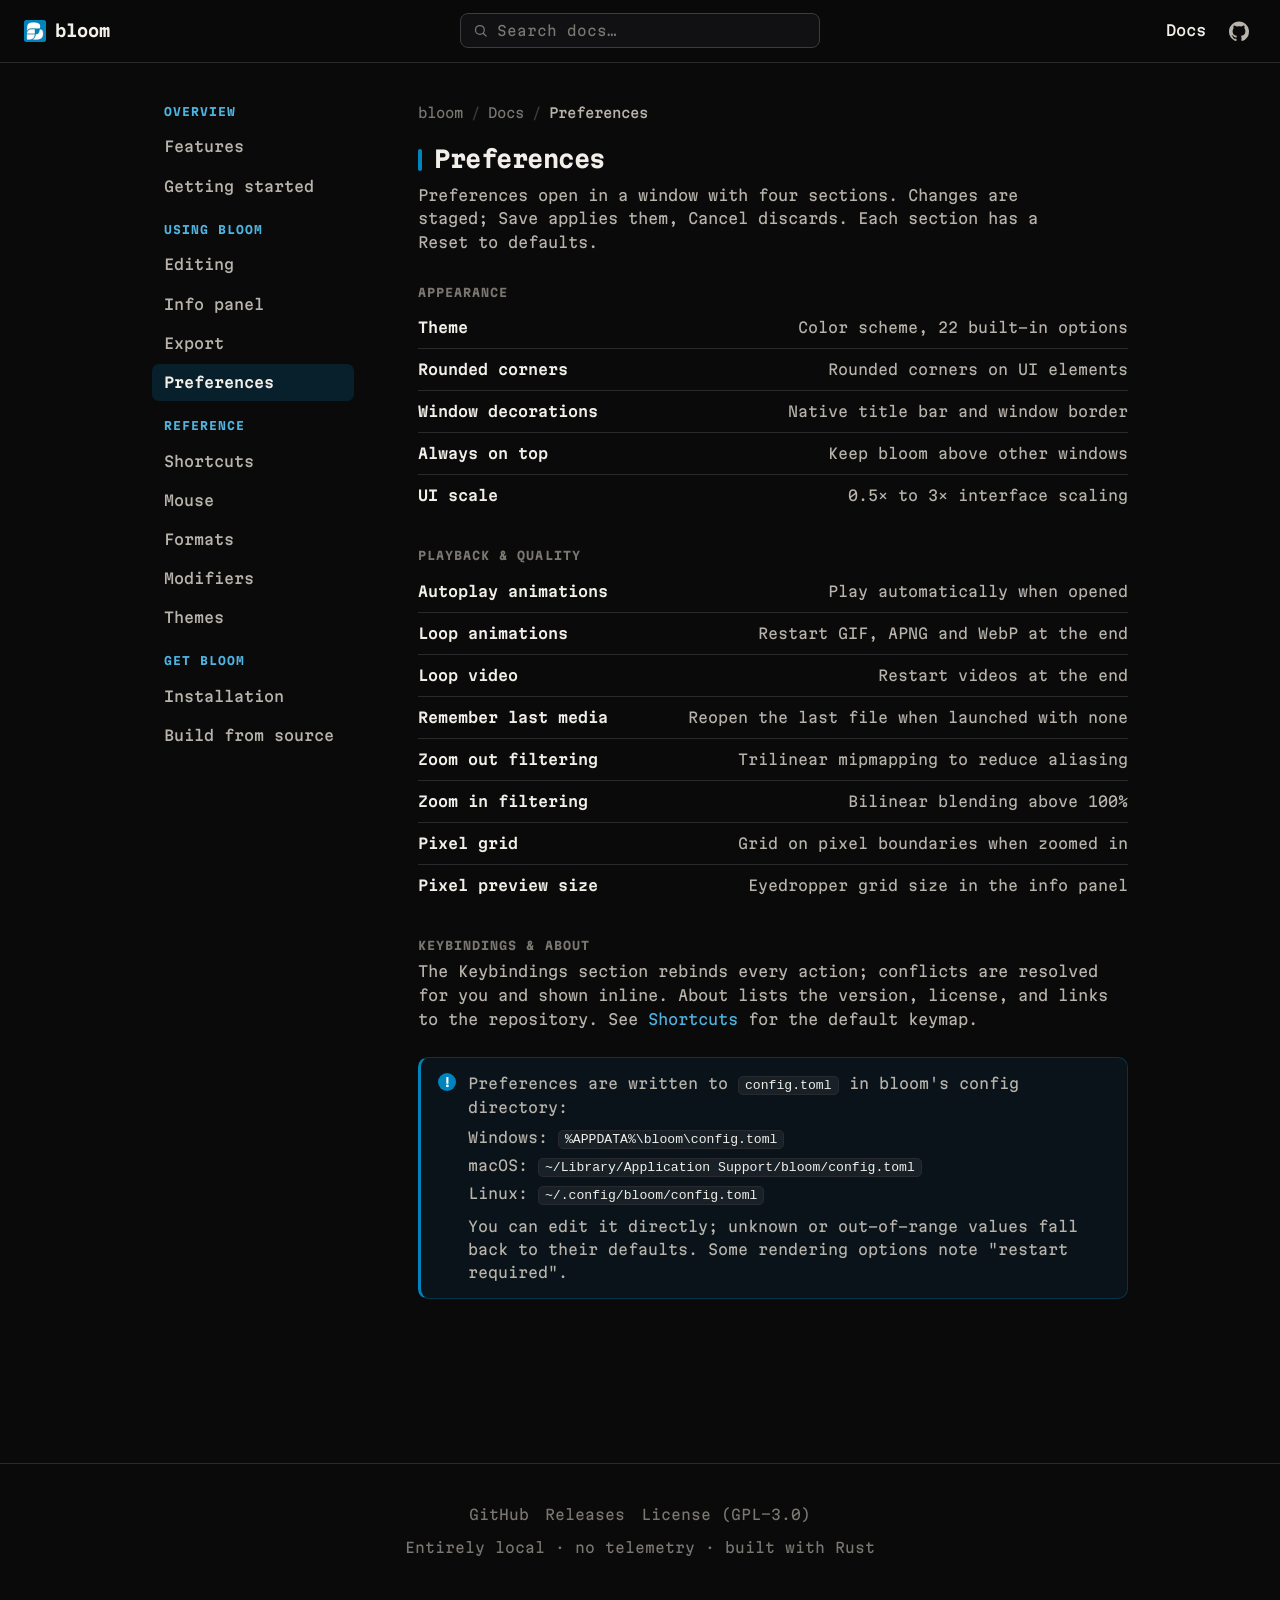
<file: docs/guide/preferences.html>
<!DOCTYPE html>
<html lang="en">
<head>
<meta charset="UTF-8">
<meta name="viewport" content="width=device-width, initial-scale=1.0">
<title>bloom / preferences</title>
<meta name="description" content="bloom preferences: appearance, playback and quality, keybindings, and the config.toml file.">
<link rel="icon" type="image/png" href="../img/bloom32.png">
<link rel="preconnect" href="https://fonts.googleapis.com">
<link rel="preconnect" href="https://fonts.gstatic.com" crossorigin>
<link href="https://fonts.googleapis.com/css2?family=Martian+Mono:wght@400;700;800&display=swap" rel="stylesheet">
<link rel="stylesheet" href="../style.css">
</head>
<body>

<nav class="nav">
  <a class="brand" href="../index.html"><img src="../img/bloom32.png" alt="">bloom</a>
  <form class="guide-search" role="search" autocomplete="off">
    <input type="search" class="guide-search-input" placeholder="Search docs…" aria-label="Search documentation">
    <div class="guide-search-results" hidden></div>
  </form>
  <span class="links">
    <a href="index.html" class="active">Docs</a>
    <a class="iconlink" href="https://github.com/nnmarcoo/bloom" aria-label="GitHub"><svg viewBox="0 0 24 24" aria-hidden="true"><path d="M12 .5C5.37.5 0 5.87 0 12.5c0 5.3 3.44 9.8 8.21 11.39.6.11.82-.26.82-.58 0-.29-.01-1.04-.02-2.05-3.34.73-4.04-1.61-4.04-1.61-.55-1.39-1.34-1.76-1.34-1.76-1.09-.75.08-.73.08-.73 1.2.08 1.84 1.24 1.84 1.24 1.07 1.83 2.81 1.3 3.5.99.11-.78.42-1.3.76-1.6-2.67-.3-5.47-1.33-5.47-5.93 0-1.31.47-2.38 1.24-3.22-.12-.3-.54-1.52.12-3.18 0 0 1.01-.32 3.3 1.23a11.5 11.5 0 0 1 6 0c2.29-1.55 3.3-1.23 3.3-1.23.66 1.66.24 2.88.12 3.18.77.84 1.24 1.91 1.24 3.22 0 4.61-2.81 5.62-5.49 5.92.43.37.81 1.1.81 2.22 0 1.6-.01 2.9-.01 3.29 0 .32.22.7.82.58A12 12 0 0 0 24 12.5C24 5.87 18.63.5 12 .5Z"/></svg></a>
  </span>
</nav>

<div class="docwrap">
  <aside class="sidebar">
    <span class="navlabel">Overview</span>
    <a href="index.html">Features</a>
    <a href="getting-started.html">Getting started</a>
    <span class="navlabel">Using bloom</span>
    <a href="editing.html">Editing</a>
    <a href="info-panel.html">Info panel</a>
    <a href="export.html">Export</a>
    <a href="preferences.html" class="active">Preferences</a>
    <span class="navlabel">Reference</span>
    <a href="shortcuts.html">Shortcuts</a>
    <a href="mouse.html">Mouse</a>
    <a href="formats.html">Formats</a>
    <a href="modifiers.html">Modifiers</a>
    <a href="themes.html">Themes</a>
    <span class="navlabel">Get bloom</span>
    <a href="install.html">Installation</a>
    <a href="build.html">Build from source</a>
  </aside>

  <div class="content">
    <nav class="crumbs" aria-label="Breadcrumb">
      <a href="../index.html">bloom</a>
      <span class="sep">/</span>
      <a href="index.html">Docs</a>
      <span class="sep">/</span>
      <span class="here">Preferences</span>
    </nav>
    <section class="docsection" id="preferences">
      <h2>Preferences</h2>
      <p class="lead">Preferences open in a window with four sections. Changes are staged; Save applies them, Cancel discards. Each section has a Reset to defaults.</p>

      <div class="keygroup" style="margin-bottom: 30px;">
        <h3>Appearance</h3>
        <dl class="deflist">
          <div class="defrow"><dt>Theme</dt><dd>Color scheme, 22 built-in options</dd></div>
          <div class="defrow"><dt>Rounded corners</dt><dd>Rounded corners on UI elements</dd></div>
          <div class="defrow"><dt>Window decorations</dt><dd>Native title bar and window border</dd></div>
          <div class="defrow"><dt>Always on top</dt><dd>Keep bloom above other windows</dd></div>
          <div class="defrow"><dt>UI scale</dt><dd>0.5&times; to 3&times; interface scaling</dd></div>
        </dl>
      </div>

      <div class="keygroup" style="margin-bottom: 30px;">
        <h3>Playback &amp; Quality</h3>
        <dl class="deflist">
          <div class="defrow"><dt>Autoplay animations</dt><dd>Play automatically when opened</dd></div>
          <div class="defrow"><dt>Loop animations</dt><dd>Restart GIF, APNG and WebP at the end</dd></div>
          <div class="defrow"><dt>Loop video</dt><dd>Restart videos at the end</dd></div>
          <div class="defrow"><dt>Remember last media</dt><dd>Reopen the last file when launched with none</dd></div>
          <div class="defrow"><dt>Zoom out filtering</dt><dd>Trilinear mipmapping to reduce aliasing</dd></div>
          <div class="defrow"><dt>Zoom in filtering</dt><dd>Bilinear blending above 100%</dd></div>
          <div class="defrow"><dt>Pixel grid</dt><dd>Grid on pixel boundaries when zoomed in</dd></div>
          <div class="defrow"><dt>Pixel preview size</dt><dd>Eyedropper grid size in the info panel</dd></div>
        </dl>
      </div>

      <div class="keygroup">
        <h3>Keybindings &amp; About</h3>
        <p class="buildnote">The Keybindings section rebinds every action; conflicts are resolved for you and shown inline. About lists the version, license, and links to the repository. See <a href="shortcuts.html">Shortcuts</a> for the default keymap.</p>
      </div>

      <div class="infonote">
        <span class="infonote-icon" aria-hidden="true">!</span>
        <div>
          <p>Preferences are written to <code>config.toml</code> in bloom's config directory:</p>
          <ul class="infonote-list">
            <li>Windows: <code>%APPDATA%\bloom\config.toml</code></li>
            <li>macOS: <code>~/Library/Application Support/bloom/config.toml</code></li>
            <li>Linux: <code>~/.config/bloom/config.toml</code></li>
          </ul>
          <p style="margin-top: 9px;">You can edit it directly; unknown or out-of-range values fall back to their defaults. Some rendering options note "restart required".</p>
        </div>
      </div>
    </section>
  </div>
</div>

<footer>
  <div class="flinks">
    <a href="https://github.com/nnmarcoo/bloom">GitHub</a>
    <a href="https://github.com/nnmarcoo/bloom/releases">Releases</a>
    <a href="https://github.com/nnmarcoo/bloom/blob/main/LICENSE">License (GPL-3.0)</a>
  </div>
  <div>Entirely local &middot; no telemetry &middot; built with Rust</div>
</footer>

<script src="guide.js"></script>

</body>
</html>
</file>
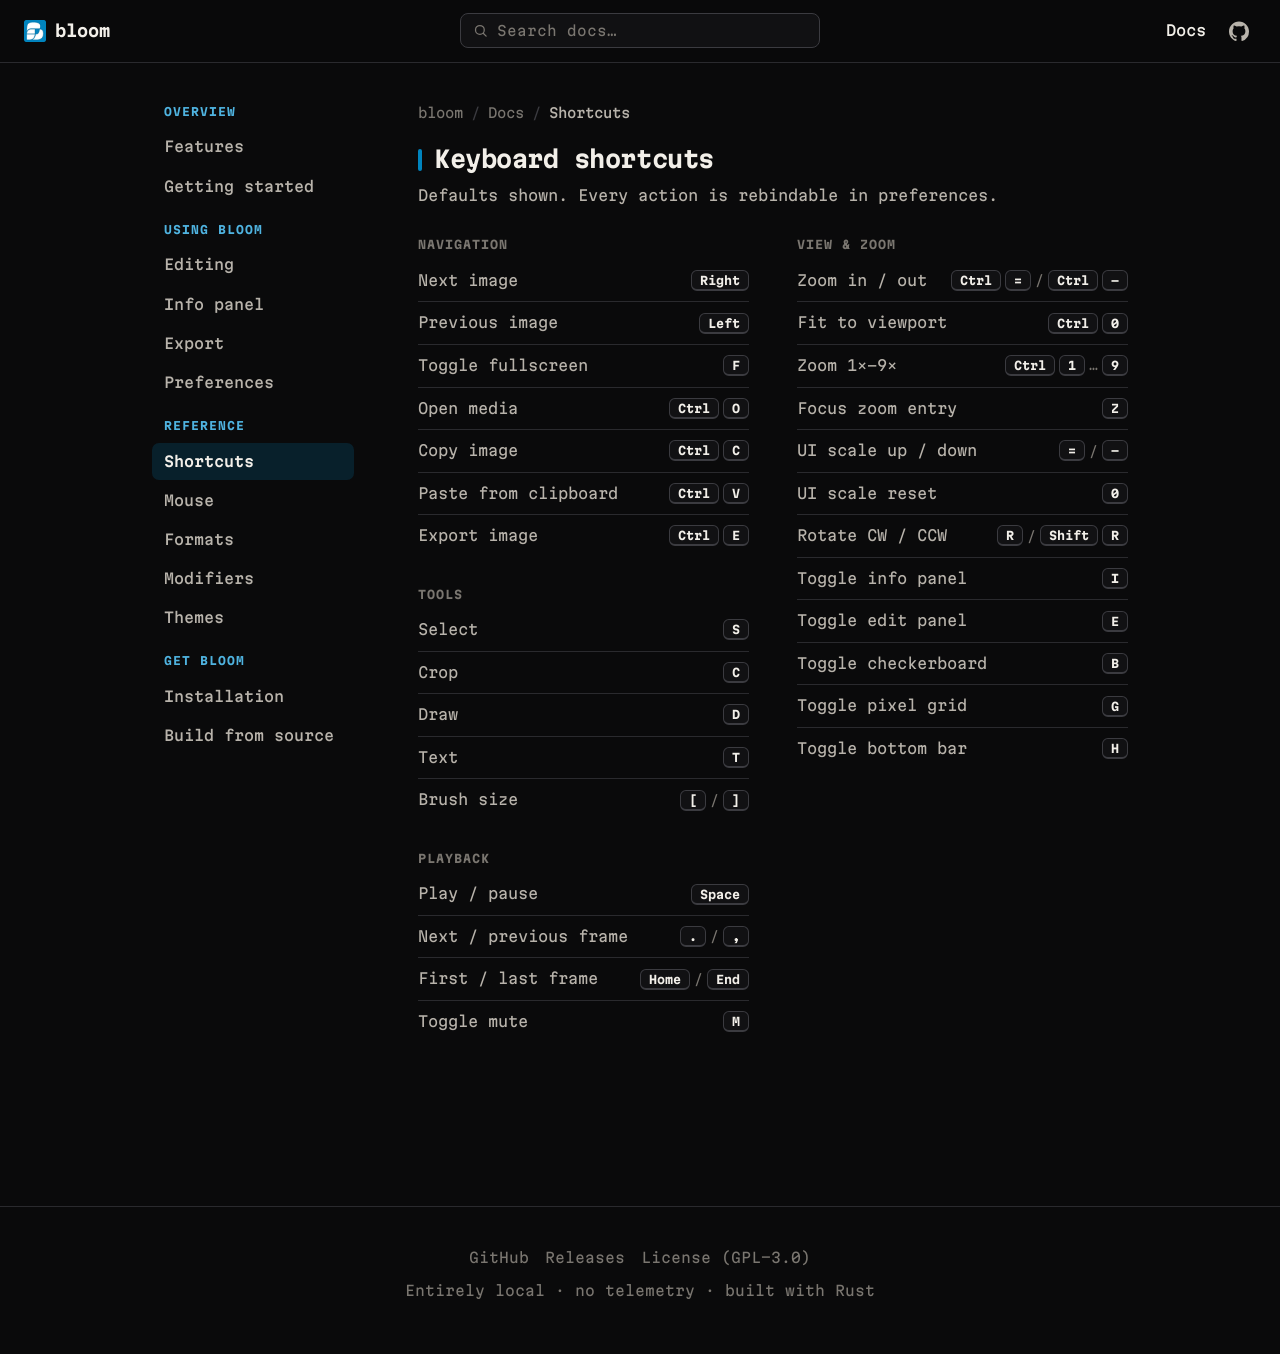
<file: docs/guide/shortcuts.html>
<!DOCTYPE html>
<html lang="en">
<head>
<meta charset="UTF-8">
<meta name="viewport" content="width=device-width, initial-scale=1.0">
<title>bloom / keyboard shortcuts</title>
<meta name="description" content="bloom keyboard shortcuts: navigation, tools, playback, view and zoom. Every action is rebindable.">
<link rel="icon" type="image/png" href="../img/bloom32.png">
<link rel="preconnect" href="https://fonts.googleapis.com">
<link rel="preconnect" href="https://fonts.gstatic.com" crossorigin>
<link href="https://fonts.googleapis.com/css2?family=Martian+Mono:wght@400;700;800&display=swap" rel="stylesheet">
<link rel="stylesheet" href="../style.css">
</head>
<body>

<nav class="nav">
  <a class="brand" href="../index.html"><img src="../img/bloom32.png" alt="">bloom</a>
  <form class="guide-search" role="search" autocomplete="off">
    <input type="search" class="guide-search-input" placeholder="Search docs…" aria-label="Search documentation">
    <div class="guide-search-results" hidden></div>
  </form>
  <span class="links">
    <a href="index.html" class="active">Docs</a>
    <a class="iconlink" href="https://github.com/nnmarcoo/bloom" aria-label="GitHub"><svg viewBox="0 0 24 24" aria-hidden="true"><path d="M12 .5C5.37.5 0 5.87 0 12.5c0 5.3 3.44 9.8 8.21 11.39.6.11.82-.26.82-.58 0-.29-.01-1.04-.02-2.05-3.34.73-4.04-1.61-4.04-1.61-.55-1.39-1.34-1.76-1.34-1.76-1.09-.75.08-.73.08-.73 1.2.08 1.84 1.24 1.84 1.24 1.07 1.83 2.81 1.3 3.5.99.11-.78.42-1.3.76-1.6-2.67-.3-5.47-1.33-5.47-5.93 0-1.31.47-2.38 1.24-3.22-.12-.3-.54-1.52.12-3.18 0 0 1.01-.32 3.3 1.23a11.5 11.5 0 0 1 6 0c2.29-1.55 3.3-1.23 3.3-1.23.66 1.66.24 2.88.12 3.18.77.84 1.24 1.91 1.24 3.22 0 4.61-2.81 5.62-5.49 5.92.43.37.81 1.1.81 2.22 0 1.6-.01 2.9-.01 3.29 0 .32.22.7.82.58A12 12 0 0 0 24 12.5C24 5.87 18.63.5 12 .5Z"/></svg></a>
  </span>
</nav>

<div class="docwrap">
  <aside class="sidebar">
    <span class="navlabel">Overview</span>
    <a href="index.html">Features</a>
    <a href="getting-started.html">Getting started</a>
    <span class="navlabel">Using bloom</span>
    <a href="editing.html">Editing</a>
    <a href="info-panel.html">Info panel</a>
    <a href="export.html">Export</a>
    <a href="preferences.html">Preferences</a>
    <span class="navlabel">Reference</span>
    <a href="shortcuts.html" class="active">Shortcuts</a>
    <a href="mouse.html">Mouse</a>
    <a href="formats.html">Formats</a>
    <a href="modifiers.html">Modifiers</a>
    <a href="themes.html">Themes</a>
    <span class="navlabel">Get bloom</span>
    <a href="install.html">Installation</a>
    <a href="build.html">Build from source</a>
  </aside>

  <div class="content">
    <nav class="crumbs" aria-label="Breadcrumb">
      <a href="../index.html">bloom</a>
      <span class="sep">/</span>
      <a href="index.html">Docs</a>
      <span class="sep">/</span>
      <span class="here">Shortcuts</span>
    </nav>
    <section class="docsection" id="shortcuts">
      <h2>Keyboard shortcuts</h2>
      <p class="lead">Defaults shown. Every action is rebindable in preferences.</p>
      <div class="keys">
        <div class="keycolumn">
          <div class="keygroup">
            <h3>Navigation</h3>
            <div class="krow"><span>Next image</span><span class="kbds"><kbd>Right</kbd></span></div>
            <div class="krow"><span>Previous image</span><span class="kbds"><kbd>Left</kbd></span></div>
            <div class="krow"><span>Toggle fullscreen</span><span class="kbds"><kbd>F</kbd></span></div>
            <div class="krow"><span>Open media</span><span class="kbds"><kbd>Ctrl</kbd><kbd>O</kbd></span></div>
            <div class="krow"><span>Copy image</span><span class="kbds"><kbd>Ctrl</kbd><kbd>C</kbd></span></div>
            <div class="krow"><span>Paste from clipboard</span><span class="kbds"><kbd>Ctrl</kbd><kbd>V</kbd></span></div>
            <div class="krow"><span>Export image</span><span class="kbds"><kbd>Ctrl</kbd><kbd>E</kbd></span></div>
          </div>
          <div class="keygroup">
            <h3>Tools</h3>
            <div class="krow"><span>Select</span><span class="kbds"><kbd>S</kbd></span></div>
            <div class="krow"><span>Crop</span><span class="kbds"><kbd>C</kbd></span></div>
            <div class="krow"><span>Draw</span><span class="kbds"><kbd>D</kbd></span></div>
            <div class="krow"><span>Text</span><span class="kbds"><kbd>T</kbd></span></div>
            <div class="krow"><span>Brush size</span><span class="kbds"><kbd>[</kbd><span class="sep">/</span><kbd>]</kbd></span></div>
          </div>
          <div class="keygroup">
            <h3>Playback</h3>
            <div class="krow"><span>Play / pause</span><span class="kbds"><kbd>Space</kbd></span></div>
            <div class="krow"><span>Next / previous frame</span><span class="kbds"><kbd>.</kbd><span class="sep">/</span><kbd>,</kbd></span></div>
            <div class="krow"><span>First / last frame</span><span class="kbds"><kbd>Home</kbd><span class="sep">/</span><kbd>End</kbd></span></div>
            <div class="krow"><span>Toggle mute</span><span class="kbds"><kbd>M</kbd></span></div>
          </div>
        </div>
        <div class="keycolumn">
          <div class="keygroup">
            <h3>View &amp; zoom</h3>
            <div class="krow"><span>Zoom in / out</span><span class="kbds"><kbd>Ctrl</kbd><kbd>=</kbd><span class="sep">/</span><kbd>Ctrl</kbd><kbd>-</kbd></span></div>
            <div class="krow"><span>Fit to viewport</span><span class="kbds"><kbd>Ctrl</kbd><kbd>0</kbd></span></div>
            <div class="krow"><span>Zoom 1&times;&ndash;9&times;</span><span class="kbds"><kbd>Ctrl</kbd><kbd>1</kbd><span class="sep">&hellip;</span><kbd>9</kbd></span></div>
            <div class="krow"><span>Focus zoom entry</span><span class="kbds"><kbd>Z</kbd></span></div>
            <div class="krow"><span>UI scale up / down</span><span class="kbds"><kbd>=</kbd><span class="sep">/</span><kbd>-</kbd></span></div>
            <div class="krow"><span>UI scale reset</span><span class="kbds"><kbd>0</kbd></span></div>
            <div class="krow"><span>Rotate CW / CCW</span><span class="kbds"><kbd>R</kbd><span class="sep">/</span><kbd>Shift</kbd><kbd>R</kbd></span></div>
            <div class="krow"><span>Toggle info panel</span><span class="kbds"><kbd>I</kbd></span></div>
            <div class="krow"><span>Toggle edit panel</span><span class="kbds"><kbd>E</kbd></span></div>
            <div class="krow"><span>Toggle checkerboard</span><span class="kbds"><kbd>B</kbd></span></div>
            <div class="krow"><span>Toggle pixel grid</span><span class="kbds"><kbd>G</kbd></span></div>
            <div class="krow"><span>Toggle bottom bar</span><span class="kbds"><kbd>H</kbd></span></div>
          </div>
        </div>
      </div>
    </section>
  </div>
</div>

<footer>
  <div class="flinks">
    <a href="https://github.com/nnmarcoo/bloom">GitHub</a>
    <a href="https://github.com/nnmarcoo/bloom/releases">Releases</a>
    <a href="https://github.com/nnmarcoo/bloom/blob/main/LICENSE">License (GPL-3.0)</a>
  </div>
  <div>Entirely local &middot; no telemetry &middot; built with Rust</div>
</footer>

<script src="guide.js"></script>

</body>
</html>
</file>
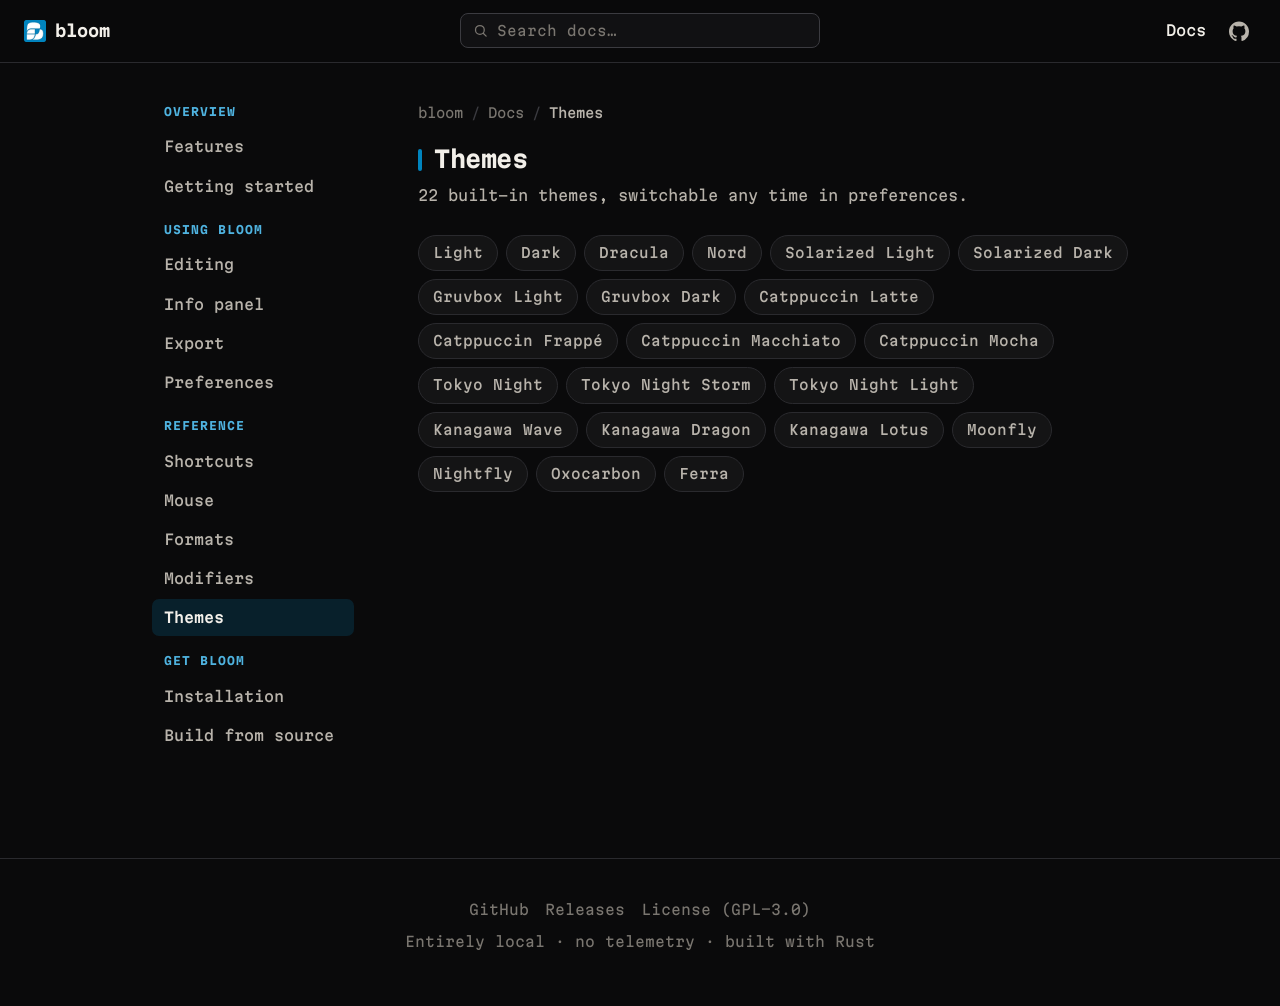
<file: docs/guide/themes.html>
<!DOCTYPE html>
<html lang="en">
<head>
<meta charset="UTF-8">
<meta name="viewport" content="width=device-width, initial-scale=1.0">
<title>bloom / themes</title>
<meta name="description" content="bloom ships 22 built-in themes, switchable any time in preferences.">
<link rel="icon" type="image/png" href="../img/bloom32.png">
<link rel="preconnect" href="https://fonts.googleapis.com">
<link rel="preconnect" href="https://fonts.gstatic.com" crossorigin>
<link href="https://fonts.googleapis.com/css2?family=Martian+Mono:wght@400;700;800&display=swap" rel="stylesheet">
<link rel="stylesheet" href="../style.css">
</head>
<body>

<nav class="nav">
  <a class="brand" href="../index.html"><img src="../img/bloom32.png" alt="">bloom</a>
  <form class="guide-search" role="search" autocomplete="off">
    <input type="search" class="guide-search-input" placeholder="Search docs…" aria-label="Search documentation">
    <div class="guide-search-results" hidden></div>
  </form>
  <span class="links">
    <a href="index.html" class="active">Docs</a>
    <a class="iconlink" href="https://github.com/nnmarcoo/bloom" aria-label="GitHub"><svg viewBox="0 0 24 24" aria-hidden="true"><path d="M12 .5C5.37.5 0 5.87 0 12.5c0 5.3 3.44 9.8 8.21 11.39.6.11.82-.26.82-.58 0-.29-.01-1.04-.02-2.05-3.34.73-4.04-1.61-4.04-1.61-.55-1.39-1.34-1.76-1.34-1.76-1.09-.75.08-.73.08-.73 1.2.08 1.84 1.24 1.84 1.24 1.07 1.83 2.81 1.3 3.5.99.11-.78.42-1.3.76-1.6-2.67-.3-5.47-1.33-5.47-5.93 0-1.31.47-2.38 1.24-3.22-.12-.3-.54-1.52.12-3.18 0 0 1.01-.32 3.3 1.23a11.5 11.5 0 0 1 6 0c2.29-1.55 3.3-1.23 3.3-1.23.66 1.66.24 2.88.12 3.18.77.84 1.24 1.91 1.24 3.22 0 4.61-2.81 5.62-5.49 5.92.43.37.81 1.1.81 2.22 0 1.6-.01 2.9-.01 3.29 0 .32.22.7.82.58A12 12 0 0 0 24 12.5C24 5.87 18.63.5 12 .5Z"/></svg></a>
  </span>
</nav>

<div class="docwrap">
  <aside class="sidebar">
    <span class="navlabel">Overview</span>
    <a href="index.html">Features</a>
    <a href="getting-started.html">Getting started</a>
    <span class="navlabel">Using bloom</span>
    <a href="editing.html">Editing</a>
    <a href="info-panel.html">Info panel</a>
    <a href="export.html">Export</a>
    <a href="preferences.html">Preferences</a>
    <span class="navlabel">Reference</span>
    <a href="shortcuts.html">Shortcuts</a>
    <a href="mouse.html">Mouse</a>
    <a href="formats.html">Formats</a>
    <a href="modifiers.html">Modifiers</a>
    <a href="themes.html" class="active">Themes</a>
    <span class="navlabel">Get bloom</span>
    <a href="install.html">Installation</a>
    <a href="build.html">Build from source</a>
  </aside>

  <div class="content">
    <nav class="crumbs" aria-label="Breadcrumb">
      <a href="../index.html">bloom</a>
      <span class="sep">/</span>
      <a href="index.html">Docs</a>
      <span class="sep">/</span>
      <span class="here">Themes</span>
    </nav>
    <section class="docsection" id="themes">
      <h2>Themes</h2>
      <p class="lead">22 built-in themes, switchable any time in preferences.</p>
      <div class="pills">
        <span class="pill">Light</span><span class="pill">Dark</span><span class="pill">Dracula</span><span class="pill">Nord</span><span class="pill">Solarized Light</span><span class="pill">Solarized Dark</span><span class="pill">Gruvbox Light</span><span class="pill">Gruvbox Dark</span><span class="pill">Catppuccin Latte</span><span class="pill">Catppuccin Frapp&eacute;</span><span class="pill">Catppuccin Macchiato</span><span class="pill">Catppuccin Mocha</span><span class="pill">Tokyo Night</span><span class="pill">Tokyo Night Storm</span><span class="pill">Tokyo Night Light</span><span class="pill">Kanagawa Wave</span><span class="pill">Kanagawa Dragon</span><span class="pill">Kanagawa Lotus</span><span class="pill">Moonfly</span><span class="pill">Nightfly</span><span class="pill">Oxocarbon</span><span class="pill">Ferra</span>
      </div>
    </section>
  </div>
</div>

<footer>
  <div class="flinks">
    <a href="https://github.com/nnmarcoo/bloom">GitHub</a>
    <a href="https://github.com/nnmarcoo/bloom/releases">Releases</a>
    <a href="https://github.com/nnmarcoo/bloom/blob/main/LICENSE">License (GPL-3.0)</a>
  </div>
  <div>Entirely local &middot; no telemetry &middot; built with Rust</div>
</footer>

<script src="guide.js"></script>

</body>
</html>
</file>
<file: docs/style.css>
/* pantone blithe theme, shared with nnmarcoo/website:
   bg #0a0a0b, ink #f2efe9, muted #7a7670, accent #0084be */
:root {
  --bg: #0a0a0b;
  --panel: #151517;
  --panel-2: #111113;
  --border: #2a2a2e;
  --border-strong: #3b3b40;
  --fg: #f2efe9;
  --fg-mid: #b8b3ab;
  --fg-dim: #7a7670;
  --accent: #0084be;
  --accent-hover: #0d98d8;
  --link: #4fb3e0;
  --amber: #ffc14e;
}
* { box-sizing: border-box; }
html { scroll-behavior: smooth; overflow-x: clip; scrollbar-width: auto; scrollbar-color: var(--border) transparent; }
::-webkit-scrollbar { width: 18px; height: 18px; }
::-webkit-scrollbar-track { background: transparent; }
::-webkit-scrollbar-thumb { background: var(--border); border-radius: 999px; border: 3px solid var(--bg); }
::-webkit-scrollbar-thumb:hover { background: var(--fg-dim); }
::selection { background: rgba(0, 132, 190, 0.45); }
body {
  margin: 0;
  overflow-x: clip;
  min-height: 100vh;
  background: var(--bg);
  color: var(--fg);
  font-family: "Martian Mono", ui-monospace, SFMono-Regular, Menlo, monospace;
  font-size: 0.92rem;
  line-height: 1.6;
  -webkit-font-smoothing: antialiased;
  text-rendering: optimizeLegibility;
}
h1, h2, h3 { font-weight: 700; letter-spacing: -0.02em; }
a { color: var(--link); text-decoration: none; }
a:hover { text-decoration: underline; text-underline-offset: 3px; }
code { font-size: 0.9em; }

/* top nav, shared */
.nav {
  position: sticky; top: 0; z-index: 50;
  display: grid; grid-template-columns: 1fr auto 1fr; align-items: center; gap: 28px;
  padding: 13px 24px; background: rgba(10, 10, 11, 0.92);
  backdrop-filter: blur(10px); border-bottom: 1px solid var(--border);
}
.nav .brand {
  grid-column: 1; display: inline-flex; align-items: center; gap: 9px; justify-self: start;
  font-weight: 700; font-size: 1rem; color: var(--fg);
}
.nav .brand:hover { text-decoration: none; }
.nav .brand img { width: 22px; height: 22px; }
.nav .links { grid-column: 3; display: flex; gap: 4px; align-items: center; justify-self: end; }
.nav .links a { color: var(--fg-mid); font-size: 0.92rem; font-weight: 500; padding: 6px 12px; border-radius: 8px; }
.nav .links a:hover { color: var(--fg); background: rgba(255,255,255,0.05); text-decoration: none; }
.nav .links a.active { color: var(--fg); }
/* icon link (github) */
.nav .links a.iconlink { display: inline-flex; align-items: center; justify-content: center; padding: 7px; color: var(--fg-mid); }
.nav .links a.iconlink svg { width: 20px; height: 20px; display: block; fill: currentColor; }
.nav .links a.iconlink:hover { color: var(--fg); }

/* global docs search (in nav) */
.guide-search {
  grid-column: 2; position: relative; width: 360px; max-width: 100%; margin: 0;
}
.guide-search-input {
  width: 100%; background: var(--panel-2); border: 1px solid var(--border-strong);
  border-radius: 8px; padding: 8px 13px 8px 36px; color: var(--fg); font-size: 0.86rem;
  font-family: inherit; transition: border-color .12s ease, background .12s ease;
  background-image: url("data:image/svg+xml,%3Csvg xmlns='http://www.w3.org/2000/svg' viewBox='0 0 24 24' fill='none' stroke='%237a7670' stroke-width='2' stroke-linecap='round' stroke-linejoin='round'%3E%3Ccircle cx='11' cy='11' r='7'/%3E%3Cpath d='m21 21-4.3-4.3'/%3E%3C/svg%3E");
  background-repeat: no-repeat; background-position: 12px center; background-size: 15px;
}
.guide-search-input:focus { outline: none; border-color: var(--accent); background-color: var(--panel); }
.guide-search-input::placeholder { color: var(--fg-dim); }
.guide-search-results {
  position: absolute; top: calc(100% + 8px); left: 0; right: 0; min-width: 240px;
  background: var(--panel); border: 1px solid var(--border); border-radius: 12px;
  padding: 6px; z-index: 60; box-shadow: 0 12px 40px rgba(0,0,0,0.5);
}
.guide-search-hit {
  display: flex; justify-content: space-between; align-items: baseline; gap: 16px;
  padding: 9px 12px; border-radius: 8px; color: var(--fg); font-size: 0.88rem;
}
.guide-search-hit:hover, .guide-search-hit.active { background: rgba(255,255,255,0.05); text-decoration: none; }
.guide-search-hit-title { font-weight: 600; }
.guide-search-hit-sec { color: var(--fg-dim); font-size: 0.74rem; flex: 0 0 auto; }
.guide-search-none { padding: 10px 12px; color: var(--fg-dim); font-size: 0.86rem; }
@media (max-width: 760px) {
  .nav { grid-template-columns: auto 1fr; row-gap: 8px; }
  .nav .brand { grid-column: 1; grid-row: 1; }
  .nav .links { grid-column: 2; grid-row: 1; }
  .guide-search { grid-column: 1 / -1; grid-row: 2; width: 100%; }
}

/* buttons: flat, no glow, no levitation */
.btn {
  display: inline-block; padding: 12px 26px; border-radius: 10px; font-weight: 700;
  font-size: 0.92rem; transition: background .1s ease, border-color .1s ease;
}
.btn:hover { text-decoration: none; }
.btn-primary { background: var(--accent); color: #fff; }
.btn-primary:hover { background: var(--accent-hover); }
.btn-ghost { background: transparent; color: var(--fg); border: 1px solid var(--border-strong); }
.btn-ghost:hover { border-color: var(--fg-dim); background: rgba(255,255,255,0.04); }

/* split download button */
.download { position: relative; display: inline-flex; }
.download:has(.dl-caret[hidden]) .dl-main { border-radius: 10px; }
.dl-main { border-top-right-radius: 0; border-bottom-right-radius: 0; }
.dl-caret {
  background: var(--accent); border: 0;
  border-left: 1px solid rgba(255,255,255,0.25);
  padding: 0 14px; border-radius: 0 10px 10px 0; cursor: pointer;
  transition: background .1s ease;
}
.dl-caret::after {
  content: ""; display: inline-block; vertical-align: middle;
  border-left: 5px solid transparent; border-right: 5px solid transparent;
  border-top: 6px solid #fff;
}
.dl-caret:hover { background: var(--accent-hover); }
.dl-menu {
  position: absolute; top: calc(100% + 8px); left: 0; min-width: 250px;
  background: var(--panel); border: 1px solid var(--border); border-radius: 12px;
  padding: 6px; z-index: 10; box-shadow: 0 12px 40px rgba(0,0,0,0.5); text-align: left;
}
.dl-item {
  display: flex; justify-content: space-between; align-items: center; gap: 16px;
  padding: 9px 12px; border-radius: 8px; color: var(--fg); font-size: 0.9rem;
}
.dl-item:hover { background: rgba(255,255,255,0.05); text-decoration: none; }
.dl-size { color: var(--fg-dim); font-size: 0.8rem; }
.dl-all { border-top: 1px solid var(--border); margin-top: 4px; color: var(--link); }

/* ------- landing page ------- */
.page { max-width: 1080px; margin: 0 auto; padding: 0 24px; }

header.hero { text-align: center; padding: 84px 0 40px; }
header.hero h1 {
  font-size: clamp(1.5rem, 3.6vw, 2.2rem); line-height: 1.25; margin: 0 auto 18px; max-width: 780px;
}
header.hero p.tag {
  font-size: 0.95rem; line-height: 1.6; color: var(--fg-mid);
  margin: 0 auto 34px; max-width: 620px;
}
.cta { display: flex; gap: 14px; justify-content: center; align-items: center; flex-wrap: wrap; }

.shot { margin: 40px 0 0; }
.shot img {
  display: block; width: 100%; height: auto; border-radius: 12px;
  border: 1px solid var(--border); box-shadow: 0 30px 80px -20px rgba(0,0,0,0.6);
}

/* stats: concrete numbers, no icons */
.stats {
  display: grid; grid-template-columns: repeat(4, 1fr); gap: 20px;
  padding: 76px 0 24px;
}
.stat { border-top: 1px solid var(--border); padding-top: 18px; }
.stat .n { font-size: 1.8rem; font-weight: 800; line-height: 1; display: block; letter-spacing: -0.02em; }
.stat .l { display: block; margin-top: 8px; color: var(--fg-mid); font-size: 0.82rem; }
.stat a { color: inherit; }
.stat a:hover { text-decoration: none; color: var(--fg); }

/* feature sections */
.section { display: grid; grid-template-columns: 1fr 1fr; gap: 56px; align-items: center; padding: 72px 0; }
.section > * { min-width: 0; }
.section > .copy h2 { font-size: 1.35rem; line-height: 1.3; margin: 0 0 14px; }
.section > .copy p { color: var(--fg-mid); margin: 0 0 14px; max-width: 48ch; font-size: 0.88rem; }
.section > .copy .more { font-size: 0.85rem; }
.section video {
  display: block; width: 100%; height: auto; border-radius: 12px;
  border: 1px solid var(--border);
}

/* before/after compare slider */
.compare {
  position: relative; overflow: hidden; border-radius: 12px; border: 1px solid var(--border);
  max-width: 440px; justify-self: center; touch-action: none;
}
.compare img { display: block; width: 100%; height: auto; user-select: none; -webkit-user-drag: none; }
.compare .over { position: absolute; inset: 0; }
.compare .divider {
  position: absolute; top: 0; bottom: 0; left: 50%; width: 2px; margin-left: -1px;
  background: var(--amber); pointer-events: none;
}
.compare .knob {
  position: absolute; top: 50%; left: 50%; transform: translate(-50%, -50%);
  width: 34px; height: 34px; border-radius: 50%;
  background: var(--amber); color: #0a0a0b;
  display: flex; align-items: center; justify-content: center;
  font-size: 0.95rem; font-weight: 700; letter-spacing: -1px;
}
.compare .tag-chip {
  position: absolute; top: 12px; padding: 4px 10px; border-radius: 999px;
  background: rgba(10,10,11,0.75); color: var(--fg); font-size: 0.72rem; font-weight: 700;
  pointer-events: none;
}
.compare .tag-chip.before { left: 12px; }
.compare .tag-chip.after { right: 12px; }
.compare input[type="range"] {
  position: absolute; inset: 0; width: 100%; height: 100%;
  margin: 0; opacity: 0; cursor: ew-resize;
}

/* compact remaining features */
.grid { display: grid; grid-template-columns: repeat(3, 1fr); gap: 0 40px; padding: 24px 0 72px; }
.cell { border-top: 1px solid var(--border); padding: 16px 0 22px; }
.cell h3 { font-size: 0.9rem; font-weight: 700; margin: 0 0 5px; color: var(--fg); }
.cell p { margin: 0; color: var(--fg-mid); font-size: 0.82rem; }

/* ------- docs page ------- */
.docwrap {
  max-width: 1040px; margin: 0 auto; padding: 40px 32px 64px;
  display: grid; grid-template-columns: 210px minmax(0, 1fr); column-gap: 56px;
}
.content { grid-column: 2; min-width: 0; max-width: 780px; }

.sidebar {
  grid-column: 1;
  position: sticky; top: 74px; align-self: start; max-height: calc(100vh - 90px);
  overflow-y: auto; display: flex; flex-direction: column; gap: 2px;
  padding-right: 8px;
}
.sidebar .navlabel {
  font-size: 0.7rem; font-weight: 700; letter-spacing: 0.09em; text-transform: uppercase;
  color: var(--link); padding: 0 12px; margin: 14px 0 6px;
}
.sidebar .navlabel:first-child { margin-top: 0; }
.sidebar a {
  color: var(--fg-mid); font-size: 0.9rem; font-weight: 500; padding: 7px 12px;
  border-radius: 7px; transition: color .12s ease, background .12s ease;
}
.sidebar a:hover { color: var(--fg); background: rgba(255,255,255,0.04); text-decoration: none; }
.sidebar a.active { color: var(--fg); font-weight: 600; background: rgba(0,132,190,0.18); }

/* breadcrumb */
.crumbs { display: flex; align-items: center; gap: 8px; margin-bottom: 22px; font-size: 0.84rem; color: var(--fg-dim); }
.crumbs a { color: var(--fg-dim); }
.crumbs a:hover { color: var(--fg-mid); text-decoration: none; }
.crumbs .sep { color: var(--border-strong); }
.crumbs .here { color: var(--fg-mid); font-weight: 500; }

.docsection { padding-bottom: 60px; scroll-margin-top: 76px; }
.docsection h2 {
  position: relative; font-size: 1.45rem; line-height: 1.2;
  margin: 0 0 10px; padding-left: 16px;
}
.docsection h2::before {
  content: ""; position: absolute; left: 0; top: 0.14em; bottom: 0.14em; width: 4px;
  border-radius: 999px; background: var(--accent);
}
.docsection .lead { color: var(--fg-mid); font-size: 0.92rem; margin: 0 0 28px; max-width: 620px; }

.features { margin-top: 4px; }
.feature {
  display: grid; grid-template-columns: 210px 1fr; gap: 6px 32px;
  padding: 16px 0; border-top: 1px solid var(--border);
}
.feature:first-child { border-top: none; }
.feature h3 { margin: 0; font-family: inherit; font-size: 1rem; font-weight: 600; color: var(--fg); }
.feature p { margin: 0; color: var(--fg-mid); font-size: 0.94rem; }

/* term -> description list (preferences, info panel, editing, export) */
.deflist { margin: 0 0 4px; }
.defrow {
  display: flex; justify-content: space-between; align-items: baseline; gap: 12px;
  padding: 9px 0; border-top: 1px solid var(--border); font-size: 0.9rem;
}
.defrow:first-child { border-top: none; }
.defrow > dt { color: var(--fg); font-weight: 600; margin: 0; }
.defrow > dd { color: var(--fg-mid); margin: 0; text-align: right; }
.defrow > dd code {
  background: rgba(255,255,255,0.06); border: 1px solid var(--border);
  border-radius: 5px; padding: 1px 6px; color: var(--fg); font-size: 0.82rem;
}
.defrow > dt kbd { margin-left: 6px; }

.keys { display: flex; flex-wrap: wrap; gap: 30px 48px; align-items: flex-start; }
.keycolumn { flex: 1 1 250px; display: flex; flex-direction: column; gap: 28px; }
.keygroup h3 { font-family: inherit; font-size: 0.72rem; font-weight: 700; letter-spacing: 0.09em; text-transform: uppercase; color: var(--fg-dim); margin: 0 0 6px; }
.krow { display: flex; justify-content: space-between; align-items: center; gap: 12px; padding: 9px 0; border-top: 1px solid var(--border); }
.krow:first-of-type { border-top: none; }
.krow > span { color: var(--fg-mid); font-size: 0.92rem; }

@media (max-width: 620px) { .feature { grid-template-columns: 1fr; gap: 3px; } }
.kbds { display: flex; gap: 4px; flex-wrap: wrap; justify-content: flex-end; align-items: center; }
.kbds .sep { color: var(--fg-dim); font-size: 0.8rem; }
kbd {
  background: var(--panel-2); border: 1px solid var(--border-strong); border-bottom-width: 2px;
  border-radius: 6px; padding: 2px 8px; font: 700 0.72rem "Martian Mono", ui-monospace, monospace; color: var(--fg);
}

.pills { display: flex; flex-wrap: wrap; gap: 8px; }
.pill {
  background: rgba(255,255,255,0.04); border: 1px solid var(--border);
  border-radius: 999px; padding: 6px 14px; font-size: 0.86rem; font-weight: 500; color: var(--fg-mid);
}
.pill:hover { border-color: var(--border-strong); color: var(--fg); }

/* format search */
.fmt-search {
  width: 100%; max-width: 420px; margin-bottom: 18px; display: block;
  background: var(--panel-2); border: 1px solid var(--border-strong); border-radius: 10px;
  padding: 12px 15px; color: var(--fg); font-size: 0.95rem; font-family: inherit;
  transition: border-color .12s ease;
}
.fmt-search:focus { outline: none; border-color: var(--accent); }
.fmt-search::placeholder { color: var(--fg-dim); }
/* default: plain pills, names only */
.fmt-list { display: flex; flex-wrap: wrap; gap: 8px; }
.fmt {
  background: rgba(255,255,255,0.04); border: 1px solid var(--border);
  border-radius: 999px; padding: 6px 14px; font-size: 0.86rem; font-weight: 500; color: var(--fg-mid);
}
.fmt:hover { border-color: var(--border-strong); color: var(--fg); }
.fmt.hidden { display: none; }
.fmt.planned { border-style: dashed; opacity: 0.7; }
.fmt-ext, .fmt-note { display: none; }
.fmt-tag {
  margin-left: 7px; border-radius: 999px; padding: 0 7px;
  background: rgba(255,193,78,0.09); border: 1px solid rgba(255,193,78,0.35);
  font-size: 0.66rem; letter-spacing: 0.03em; text-transform: uppercase; color: var(--amber);
}
.fmt-ext code {
  background: rgba(255,255,255,0.04); border: 1px solid var(--border);
  border-radius: 5px; padding: 1px 6px; color: var(--fg-dim); font-size: 0.76rem;
}

/* while searching: matched formats expand into detail cards */
.fmt-list.searching {
  display: grid; gap: 10px; align-items: start;
  grid-template-columns: repeat(auto-fill, minmax(210px, 1fr));
}
.fmt-list.searching .fmt {
  background: var(--panel-2); border: 1px solid var(--border); border-radius: 10px; padding: 13px 15px; color: var(--fg);
}
.fmt-list.searching .fmt:hover { border-color: var(--border-strong); }
.fmt-list.searching .fmt-name { display: inline-block; font-weight: 600; font-size: 0.92rem; color: var(--fg); }
.fmt-list.searching .fmt-ext { display: flex; flex-wrap: wrap; gap: 5px; margin-top: 8px; }
.fmt-list.searching .fmt-note { display: block; margin-top: 9px; color: var(--fg-mid); font-size: 0.8rem; }

.fmt-empty { color: var(--fg-dim); font-size: 0.92rem; margin-top: 18px; }

/* info callout */
.infonote {
  display: flex; gap: 12px; align-items: flex-start; margin-top: 26px;
  padding: 14px 17px; border-radius: 10px;
  background: rgba(0,132,190,0.08);
  border: 1px solid rgba(0,132,190,0.3); border-left: 3px solid var(--accent);
  color: var(--fg-mid); font-size: 0.9rem;
}
.infonote p { margin: 0; }
.infonote-icon {
  flex: 0 0 auto; width: 18px; height: 18px; margin-top: 1px;
  border-radius: 50%; background: var(--accent); color: #fff;
  font-weight: 700; font-size: 0.78rem; line-height: 18px; text-align: center;
}
.infonote code {
  background: rgba(255,255,255,0.06); border: 1px solid var(--border);
  border-radius: 5px; padding: 1px 6px; color: var(--fg); font-size: 0.82rem;
}
.infonote strong { color: var(--fg); font-weight: 600; }
.infonote-list { margin: 7px 0 0; padding: 0; list-style: none; }
.infonote-list li { margin-top: 4px; }

/* installation */
.os { padding: 18px 0; border-top: 1px solid var(--border); }
.os:first-child { border-top: none; }
.os.planned { opacity: 0.7; }
.os h3 { margin: 0 0 8px; font-family: inherit; font-size: 1.05rem; font-weight: 600; color: var(--fg); }
.os p { margin: 0 0 8px; color: var(--fg-mid); font-size: 0.93rem; }
.os code, .buildnote code {
  background: rgba(255,255,255,0.06); border: 1px solid var(--border);
  border-radius: 5px; padding: 1px 6px; color: var(--fg); font-size: 0.82rem;
}

/* build */
.codeblock {
  background: var(--panel-2); border: 1px solid var(--border); border-radius: 10px;
  padding: 14px 16px; margin: 0 0 14px; overflow-x: auto;
  font-size: 0.85rem; line-height: 1.55;
  color: var(--fg-mid);
}
.buildnote { color: var(--fg-mid); font-size: 0.92rem; margin: 0 0 8px; }

footer { text-align: center; padding: 40px 24px 52px; color: var(--fg-dim); font-size: 0.88rem; border-top: 1px solid var(--border); margin-top: 40px; }
footer a { color: var(--fg-dim); }
footer a:hover { color: var(--fg); }
.flinks { display: flex; gap: 16px; justify-content: center; flex-wrap: wrap; margin-bottom: 10px; }

@media (max-width: 860px) {
  .stats { grid-template-columns: repeat(2, 1fr); }
  .stat .n { font-size: 1.5rem; }
  .section { grid-template-columns: 1fr; gap: 32px; padding: 56px 0; }
  .compare { justify-self: stretch; max-width: 440px; margin: 0 auto; }
  .grid { grid-template-columns: 1fr; }
}
@media (max-width: 760px) {
  .nav { gap: 16px; padding: 10px 16px; }
  header.hero { padding: 56px 0 32px; }
  .docwrap { grid-template-columns: 1fr; column-gap: 0; padding: 24px 20px 48px; }
  .content { grid-column: 1; max-width: none; }
  .docsection { scroll-margin-top: 96px; }
  .sidebar {
    grid-column: 1; width: auto; max-height: none; overflow: visible; padding-right: 0;
    position: sticky; top: 44px; z-index: 40;
    flex-direction: row; flex-wrap: nowrap; gap: 6px;
    margin: 0 -20px 18px; padding: 9px 20px; overflow-x: auto;
    background: rgba(10,10,11,0.94); backdrop-filter: blur(10px);
    border-bottom: 1px solid var(--border);
  }
  .sidebar .navlabel { display: none; }
  .sidebar a { white-space: nowrap; flex: 0 0 auto; }
}
</file>
